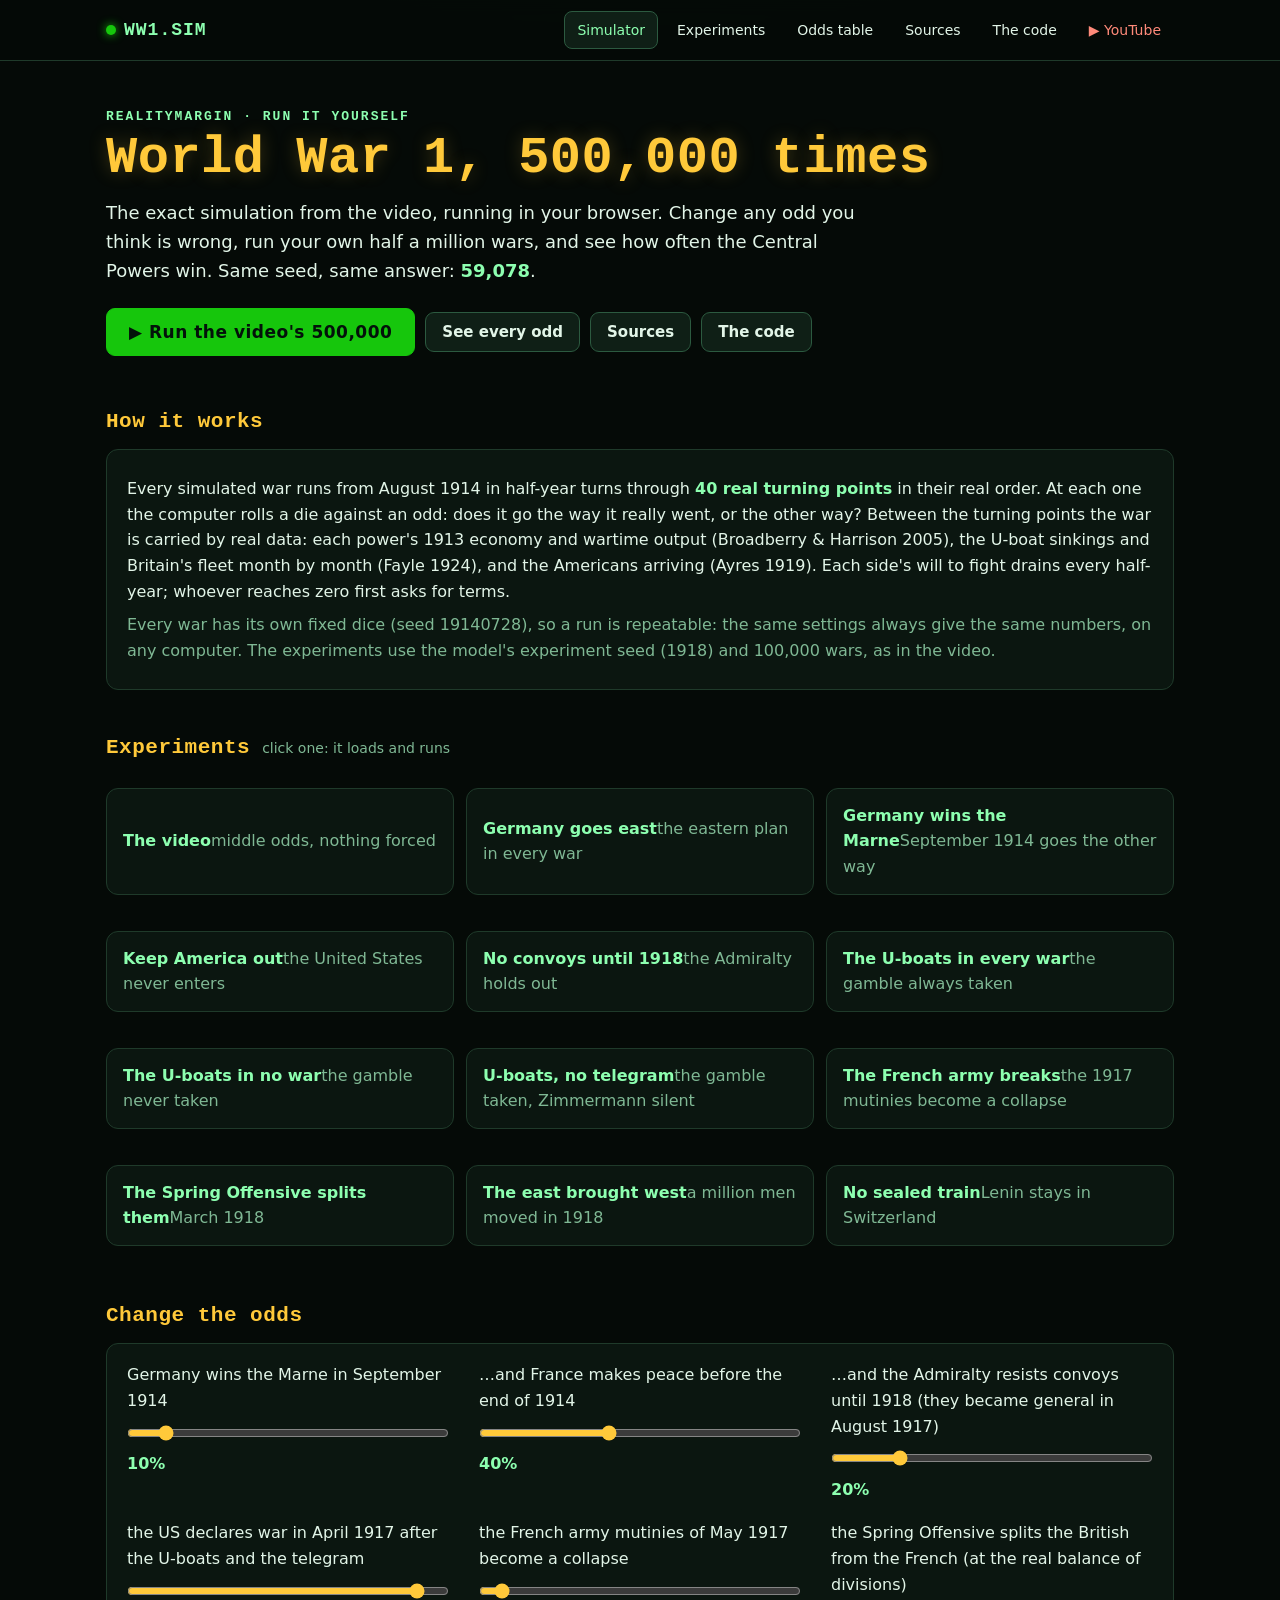
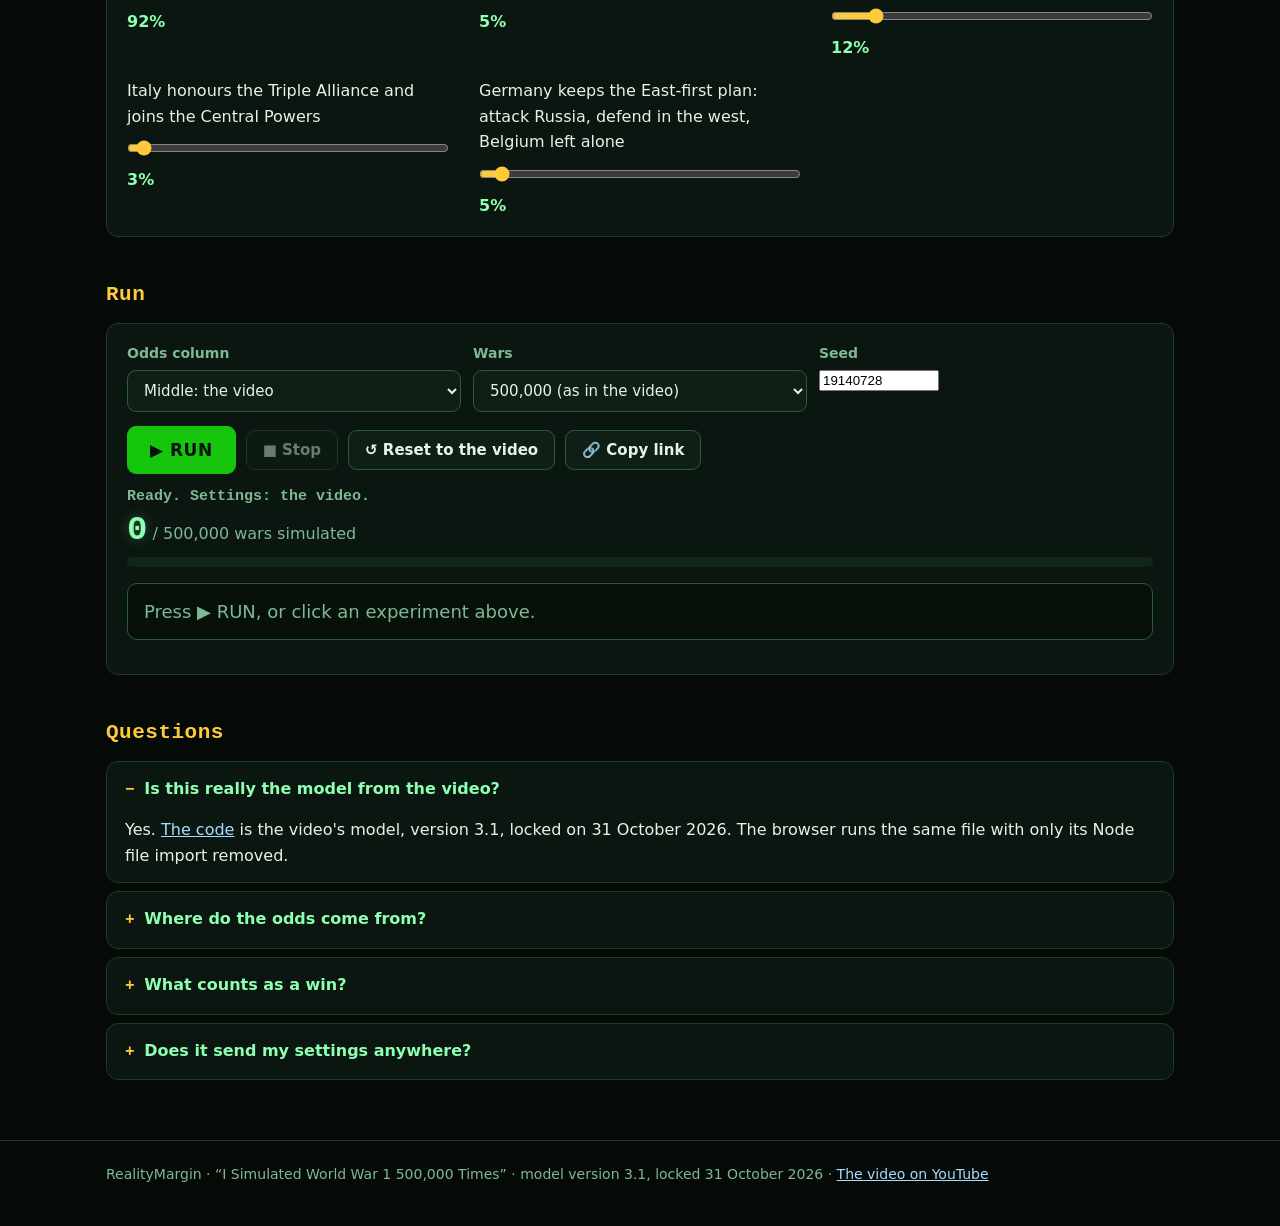
<file: index.html>
<!doctype html>
<html lang="en"><head><meta charset="utf-8"><meta name="viewport" content="width=device-width, initial-scale=1"><title>WW1 Simulator: run it 500,000 times yourself · RealityMargin</title>
<meta name="description" content="Run World War 1 500,000 times yourself. Change the odds of any turning point and see how often the Central Powers win. The exact model from the RealityMargin video."><meta name="theme-color" content="#050a07"><link rel="icon" href="data:image/svg+xml,%3Csvg xmlns='http://www.w3.org/2000/svg' viewBox='0 0 32 32'%3E%3Crect width='32' height='32' rx='6' fill='%23050a07'/%3E%3Cpath d='M6 22h20M10 22V12M16 22V7M22 22v-6' stroke='%238dffb0' stroke-width='3' stroke-linecap='round'/%3E%3C/svg%3E"><link rel="stylesheet" href="site.css"></head><body>
<header class="nav"><div class="wrap navin"><a class="brand" href="index.html"><span class="dot"></span>WW1.SIM</a><nav><a class="navbtn on" href="index.html">Simulator</a><a class="navbtn" href="index.html#experiments">Experiments</a><a class="navbtn" href="odds.html">Odds table</a><a class="navbtn" href="sources.html">Sources</a><a class="navbtn" href="code.html">The code</a><a class="navbtn yt" href="https://www.youtube.com/@realitymargin" target="_blank" rel="noopener">▶ YouTube</a></nav></div></header>
<main class="wrap">
<section class="hero"><p class="kicker">REALITYMARGIN · RUN IT YOURSELF</p><h1>World War 1, 500,000 times</h1><p class="lead">The exact simulation from the video, running in your browser. Change any odd you think is wrong, run your own half a million wars, and see how often the Central Powers win. Same seed, same answer: <b>59,078</b>.</p>
<div class="row"><button class="btn primary big" id="heroRun">▶ Run the video's 500,000</button><a class="btn" href="odds.html">See every odd</a><a class="btn" href="sources.html">Sources</a><a class="btn" href="code.html">The code</a></div></section>
<section id="how"><h2>How it works</h2><div class="card"><p>Every simulated war runs from August 1914 in half-year turns through <b>40 real turning points</b> in their real order. At each one the computer rolls a die against an odd: does it go the way it really went, or the other way? Between the turning points the war is carried by real data: each power's 1913 economy and wartime output (Broadberry &amp; Harrison 2005), the U-boat sinkings and Britain's fleet month by month (Fayle 1924), and the Americans arriving (Ayres 1919). Each side's will to fight drains every half-year; whoever reaches zero first asks for terms.</p><p class="muted">Every war has its own fixed dice (seed 19140728), so a run is repeatable: the same settings always give the same numbers, on any computer. The experiments use the model's experiment seed (1918) and 100,000 wars, as in the video.</p></div></section>
<section id="experiments"><h2>Experiments <span class="hint">click one: it loads and runs</span></h2><div class="cards" id="presets"></div></section>
<section id="sim"><h2>Change the odds</h2><div class="card grid" id="sliders"></div>
<h2>Run</h2><div class="card" id="runcard"><div class="controls"><label>Odds column<select id="col"><option value="against">Against the Central Powers</option><option value="mid" selected>Middle: the video</option><option value="for">For the Central Powers</option></select></label>
<label>Wars<select id="nw"><option value="500000" selected>500,000 (as in the video)</option><option value="100000">100,000 (quick)</option></select></label><label>Seed<input id="seed" value="19140728" inputmode="numeric" style="width:9em"></label></div>
<div class="row" style="margin-top:14px"><button class="btn primary big" id="run">▶ RUN</button><button class="btn" id="stop" disabled>■ Stop</button><button class="btn" id="reset">↺ Reset to the video</button><button class="btn" id="share">🔗 Copy link</button></div>
<p class="status" id="status" aria-live="polite">Ready. Settings: the video.</p><p class="countline"><span class="counter" id="count">0</span> <span class="muted" id="countOf">/ 500,000 wars simulated</span></p><div class="bar"><i id="bar"></i></div>
<div class="headline" id="headline" aria-live="polite"><span class="muted">Press ▶ RUN, or click an experiment above.</span></div><div class="res" id="res"></div></div></section>
<section id="faq"><h2>Questions</h2><div class="faq">
<details open><summary>Is this really the model from the video?</summary><p>Yes. <a href="code.html">The code</a> is the video's model, version 3.1, locked on 31 October 2026. The browser runs the same file with only its Node file import removed.</p></details>
<details><summary>Where do the odds come from?</summary><p>They are judgements, written down openly with their reasons and sources on the <a href="sources.html">sources page</a>. The three columns follow historians who think the odds were against the Central Powers, the middle (the video), and those who think they were better.</p></details>
<details><summary>What counts as a win?</summary><p>The Central Powers win when the Western Allies are forced to ask for terms. If both sides are exhausted, the war ends in a compromise peace; some wars are still going in 1920.</p></details>
<details><summary>Does it send my settings anywhere?</summary><p>No. Everything runs in your browser. The page counts visits and RUN presses with GoatCounter, which uses no cookies and collects no personal data; your settings and results are never sent. A shared link only carries the settings themselves.</p></details></div></section>
</main>
<footer class="foot"><div class="wrap">RealityMargin · “I Simulated World War 1 500,000 Times” · model version 3.1, locked 31 October 2026 · <a href="https://www.youtube.com/@realitymargin" target="_blank" rel="noopener">The video on YouTube</a></div></footer>
<div id="toast" role="status"></div>
<script src="sim_web.js"></script>
<script>window.W1PRESETS = [["The video","middle odds, nothing forced",{},19140728,500000],["Germany goes east","the eastern plan in every war",{"eastFirst":true},1918,100000],["Germany wins the Marne","September 1914 goes the other way",{"marne":true},1918,100000],["Keep America out","the United States never enters",{"usEnters":false},1918,100000],["No convoys until 1918","the Admiralty holds out",{"convoyLate":true},1918,100000],["The U-boats in every war","the gamble always taken",{"usw":true},1918,100000],["The U-boats in no war","the gamble never taken",{"usw":false},1918,100000],["U-boats, no telegram","the gamble taken, Zimmermann silent",{"usw":true,"telegram":false},1918,100000],["The French army breaks","the 1917 mutinies become a collapse",{"frMutiny":true},1918,100000],["The Spring Offensive splits them","March 1918",{"michael":true},1918,100000],["The east brought west","a million men moved in 1918",{"eastKept":false},1918,100000],["No sealed train","Lenin stays in Switzerland",{"lenin":false},1918,100000]]; window.W1SLIDE = ["marne","franceOut14","convoyLate","usEnters","frMutiny","michael","italyCP","eastFirst"]; window.W1ODDTXT = {"eastFirst":"Germany keeps the East-first plan: attack Russia, defend in the west, Belgium left alone","ukOut":"Britain stays out in August 1914 although Belgium is invaded","ukOutNoBelgium":"…Britain stays out at first when Belgium is NOT invaded","ukJoinsLater":"…per half-year: a neutral Britain comes in later","ruEastPrussia":"Russia wins in East Prussia in August 1914 (no Tannenberg)","marne":"Germany wins the Marne in September 1914","franceOut14":"…and France makes peace before the end of 1914","restMakePeace":"France knocked out: Britain and Russia make peace within the year","ypres":"Germany takes the Channel ports (Calais, Boulogne) in the autumn of 1914","ottomanIn":"the Ottoman Empire joins the Central Powers (November 1914)","italyCP":"Italy honours the Triple Alliance and joins the Central Powers","italyEntente":"…otherwise: Italy joins the Allies (May 1915)","gallipoli":"the Allies force the Dardanelles: Constantinople falls, the Ottomans are out","ruPeace15":"after the Great Retreat, Russia makes a separate peace in 1915","bulgariaIn":"Bulgaria joins the Central Powers (October 1915), Serbia overrun","verdun":"Verdun breaks the French army","jutland":"the High Seas Fleet wins decisively at Jutland and the blockade loosens","brusilov":"the Brusilov offensive knocks Austria-Hungary out of the war","romaniaIn":"Romania joins the Allies (August 1916)","peace1916":"December 1916: Germany's peace note and Wilson's call for terms lead to a negotiated peace","usw":"Germany resumes unrestricted submarine warfare (February 1917)","convoyLate":"…and the Admiralty resists convoys until 1918 (they became general in August 1917)","restAfterUK":"Britain driven to terms by the U-boats: France makes peace too","telegram":"Zimmermann sends the telegram to Mexico (January 1917)","usEnters":"the US declares war in April 1917 after the U-boats and the telegram","usEntersNoTel":"…after the U-boats, with no telegram","usEntersLate":"…with no unrestricted U-boat war: the US still enters, a year later","sixtus":"Austria-Hungary makes a separate peace (the Sixtus affair, 1917)","frMutiny":"the French army mutinies of May 1917 become a collapse","ruRevolution":"the February Revolution: the Tsar falls (March 1917)","lenin":"…Germany sends Lenin home through Germany in a sealed train (April 1917)","ruExitLenin":"…Russia leaves the war (Bolshevik coup, Brest-Litovsk), with Lenin back","ruExitNoLenin":"…Russia leaves the war anyway, without Lenin","ruExitNoRev":"…Russia leaves the war with the Tsar still in power","caporetto":"Caporetto knocks Italy out of the war (October 1917)","peace1917":"August 1917: the Pope's peace note and the Reichstag peace resolution lead to a negotiated peace","eastKept":"Germany keeps about 50 divisions (a million men) in the East in 1918 to hold Ukraine and the Baltic","michael":"the Spring Offensive splits the British from the French (at the real balance of divisions)","splitTerms":"…and the split Allies seek terms","compromise":"both sides near exhaustion: a negotiated peace"};</script>
<script src="app.js"></script>
<script data-goatcounter="https://realitymargin.goatcounter.com/count" async src="https://gc.zgo.at/count.js"></script>
</body></html>
</file>
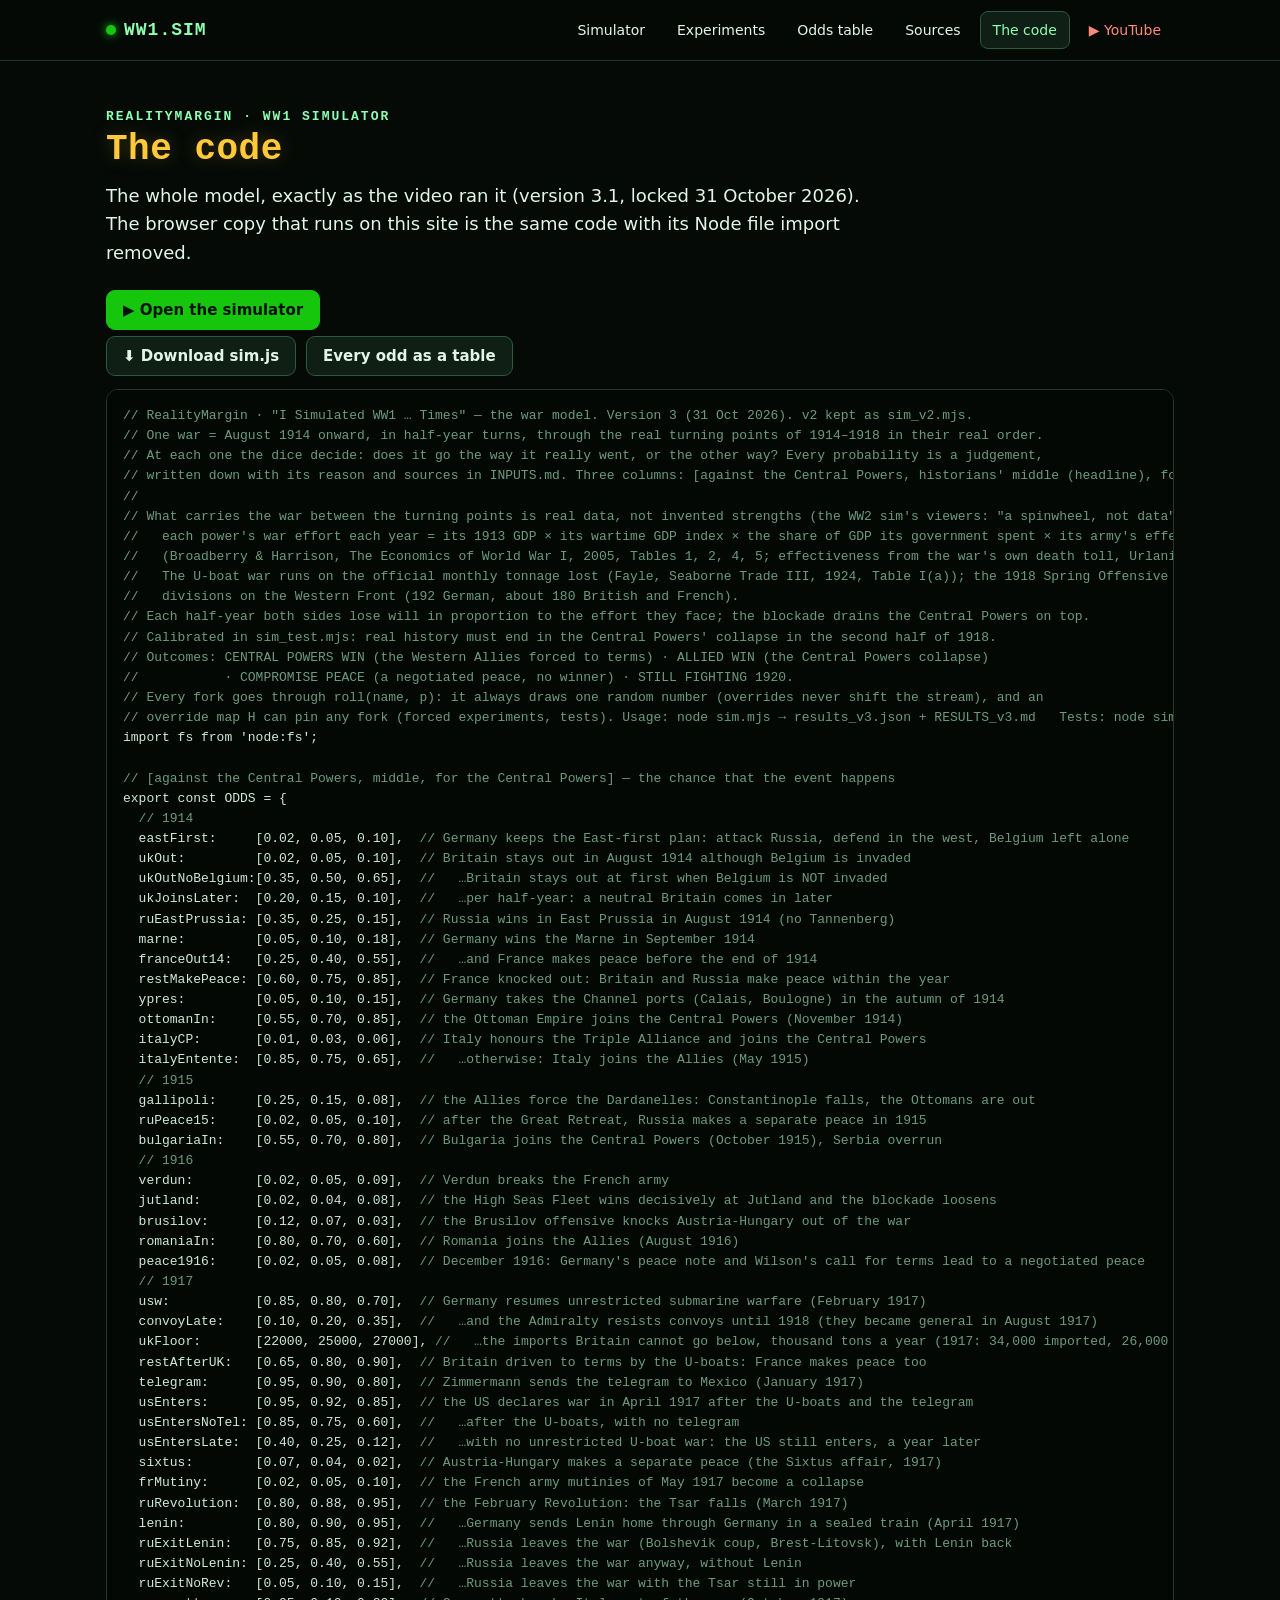
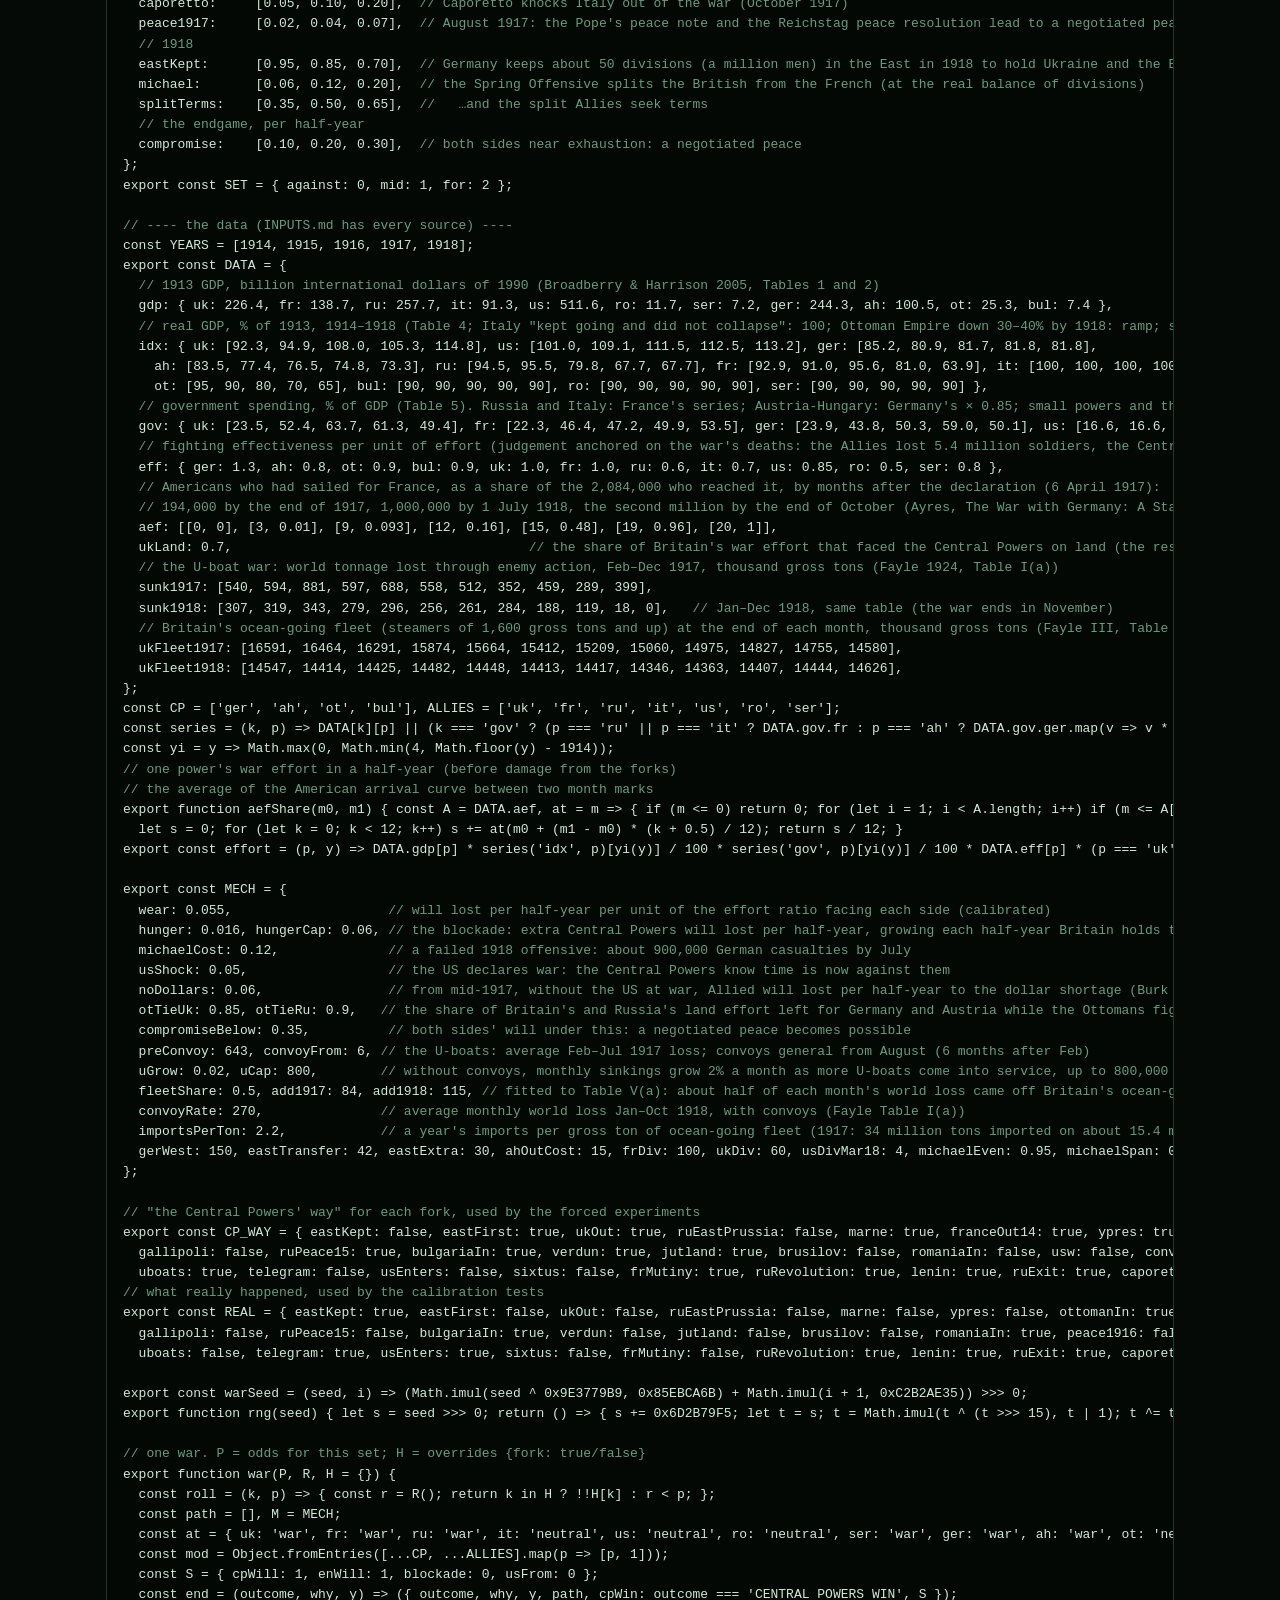
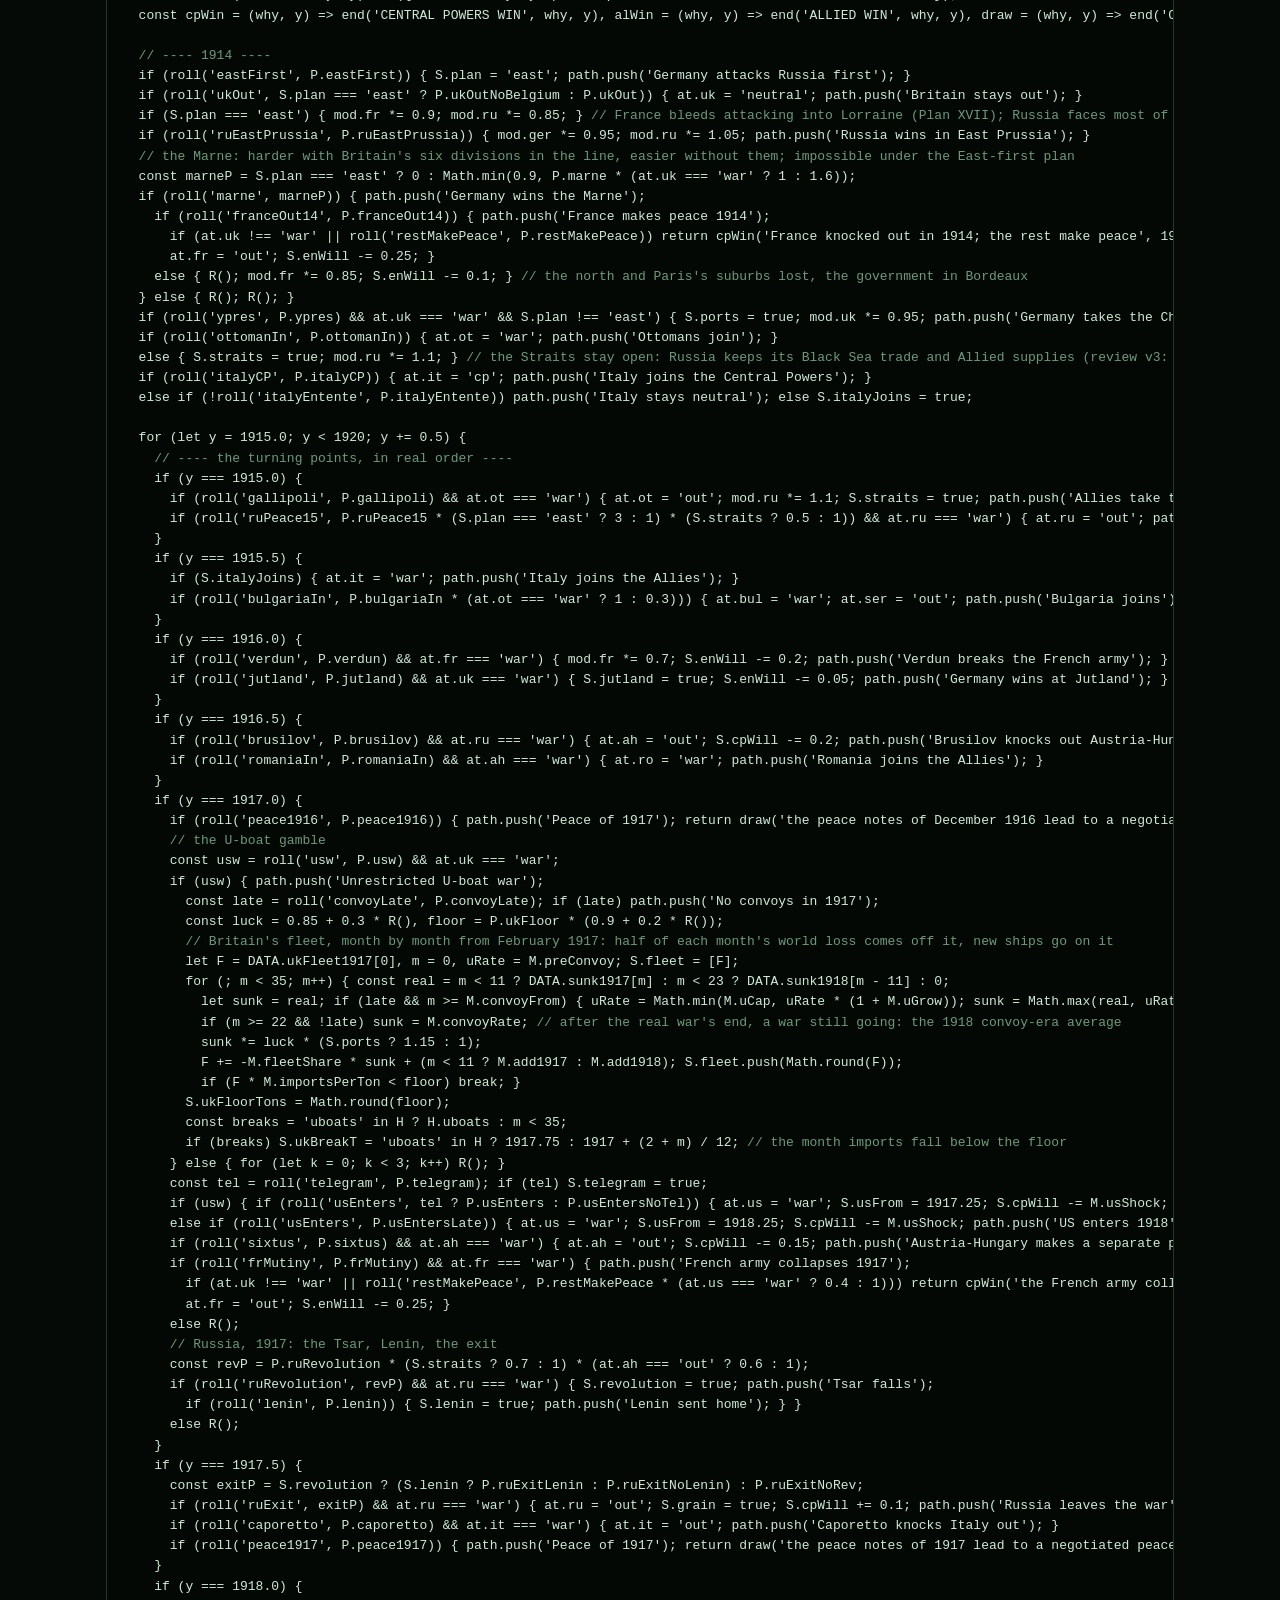
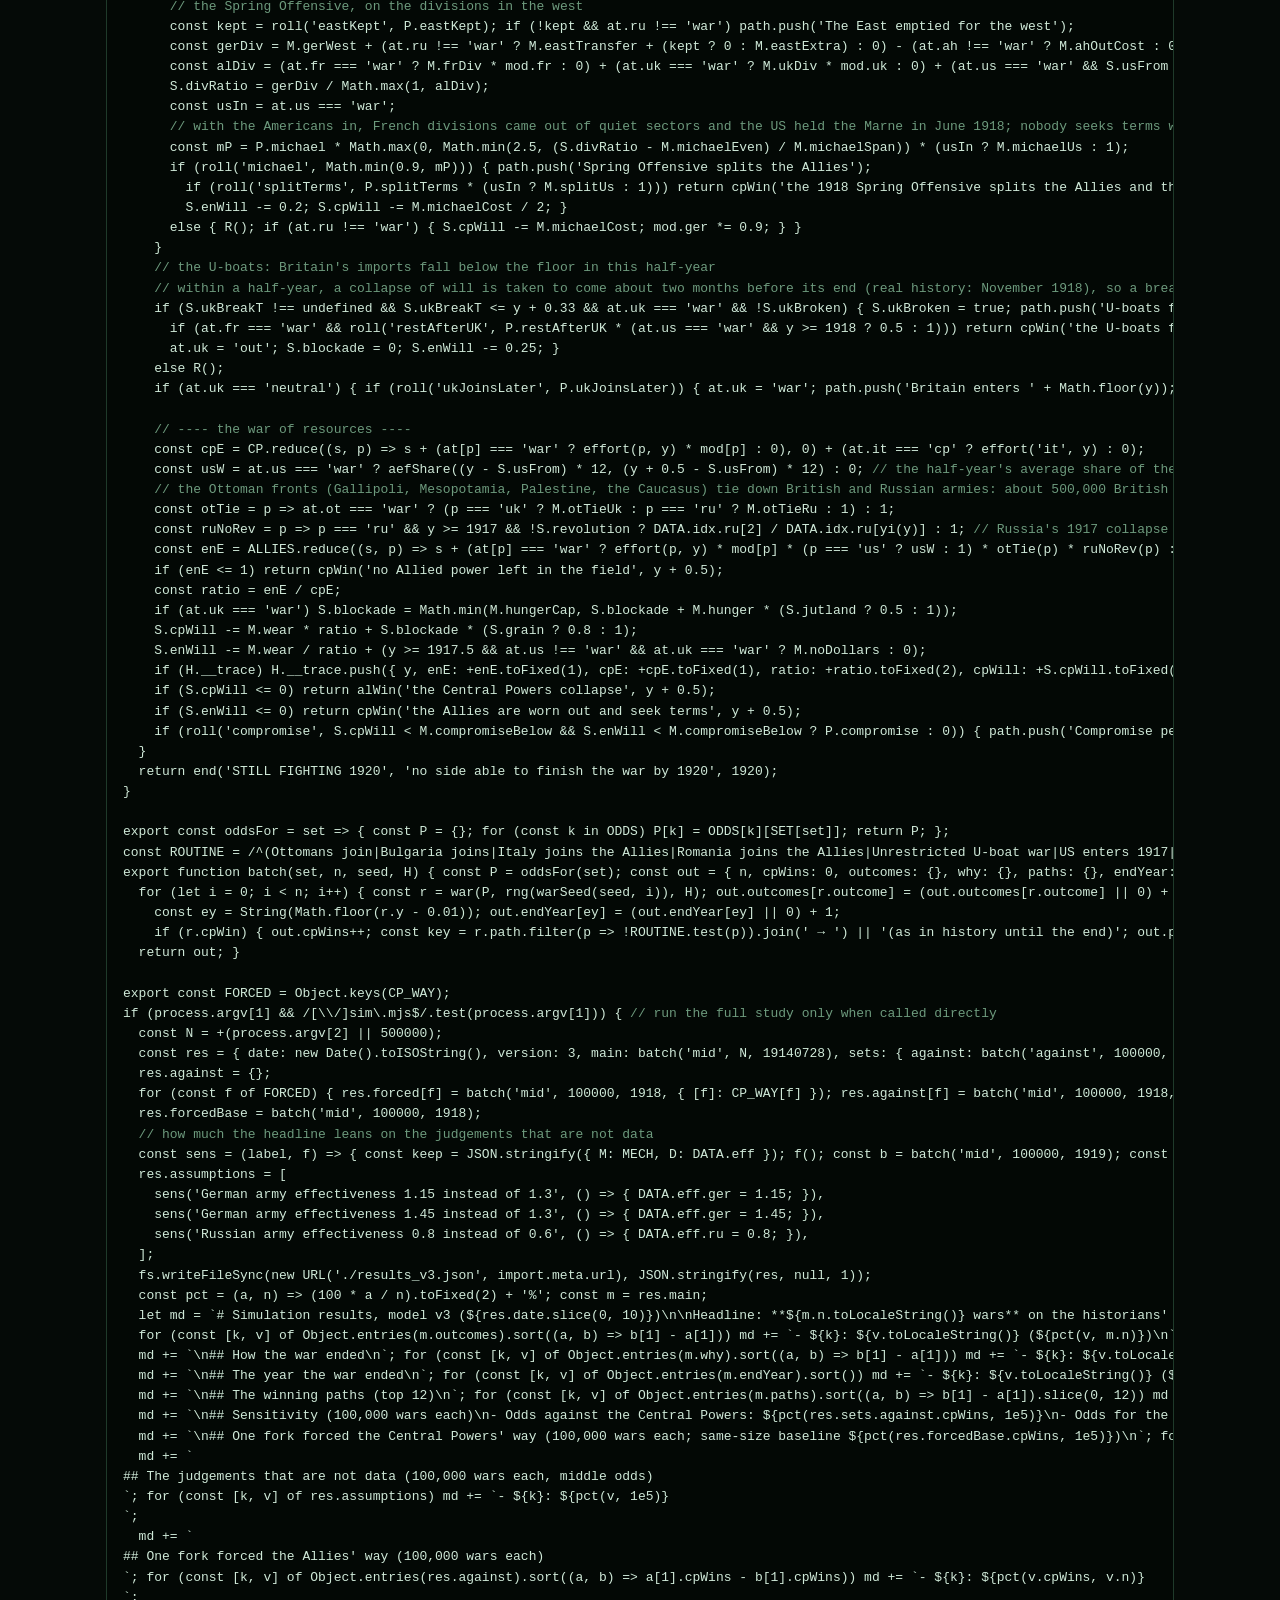
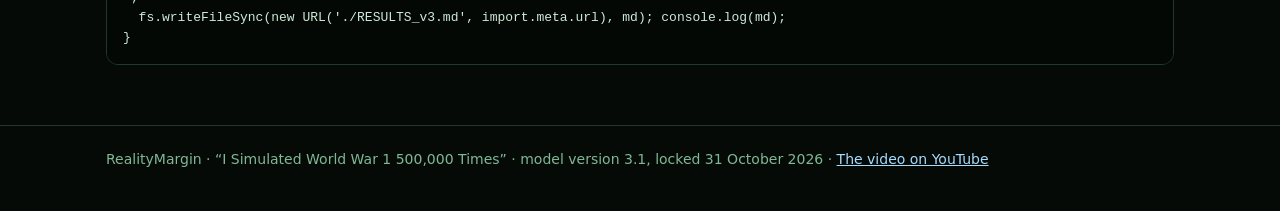
<file: code.html>
<!doctype html>
<html lang="en"><head><meta charset="utf-8"><meta name="viewport" content="width=device-width, initial-scale=1"><title>The code · WW1 Simulator · RealityMargin</title><meta name="theme-color" content="#050a07"><link rel="icon" href="data:image/svg+xml,%3Csvg xmlns='http://www.w3.org/2000/svg' viewBox='0 0 32 32'%3E%3Crect width='32' height='32' rx='6' fill='%23050a07'/%3E%3Cpath d='M6 22h20M10 22V12M16 22V7M22 22v-6' stroke='%238dffb0' stroke-width='3' stroke-linecap='round'/%3E%3C/svg%3E"><link rel="stylesheet" href="site.css"></head><body>
<header class="nav"><div class="wrap navin"><a class="brand" href="index.html"><span class="dot"></span>WW1.SIM</a><nav><a class="navbtn" href="index.html">Simulator</a><a class="navbtn" href="index.html#experiments">Experiments</a><a class="navbtn" href="odds.html">Odds table</a><a class="navbtn" href="sources.html">Sources</a><a class="navbtn on" href="code.html">The code</a><a class="navbtn yt" href="https://www.youtube.com/@realitymargin" target="_blank" rel="noopener">▶ YouTube</a></nav></div></header>
<main class="wrap doc"><section class="hero" style="padding-bottom:0"><p class="kicker">REALITYMARGIN · WW1 SIMULATOR</p><h1>The code</h1><p class="lead">The whole model, exactly as the video ran it (version 3.1, locked 31 October 2026). The browser copy that runs on this site is the same code with its Node file import removed.</p><div class="row"><a class="btn primary" href="index.html#sim">▶ Open the simulator</a></div></section>
<div class="row" style="margin:6px 0 12px"><a class="btn" href="sim.js" download>⬇ Download sim.js</a><a class="btn" href="odds.html">Every odd as a table</a></div><pre class="code"><span class="c">// RealityMargin · "I Simulated WW1 … Times" — the war model. Version 3 (31 Oct 2026). v2 kept as sim_v2.mjs.</span>
<span class="c">// One war = August 1914 onward, in half-year turns, through the real turning points of 1914–1918 in their real order.</span>
<span class="c">// At each one the dice decide: does it go the way it really went, or the other way? Every probability is a judgement,</span>
<span class="c">// written down with its reason and sources in INPUTS.md. Three columns: [against the Central Powers, historians' middle (headline), for them].</span>
<span class="c">//</span>
<span class="c">// What carries the war between the turning points is real data, not invented strengths (the WW2 sim's viewers: "a spinwheel, not data"):</span>
<span class="c">//   each power's war effort each year = its 1913 GDP × its wartime GDP index × the share of GDP its government spent × its army's effectiveness</span>
<span class="c">//   (Broadberry &amp; Harrison, The Economics of World War I, 2005, Tables 1, 2, 4, 5; effectiveness from the war's own death toll, Urlanis 1971).</span>
<span class="c">//   The U-boat war runs on the official monthly tonnage lost (Fayle, Seaborne Trade III, 1924, Table I(a)); the 1918 Spring Offensive on the</span>
<span class="c">//   divisions on the Western Front (192 German, about 180 British and French).</span>
<span class="c">// Each half-year both sides lose will in proportion to the effort they face; the blockade drains the Central Powers on top.</span>
<span class="c">// Calibrated in sim_test.mjs: real history must end in the Central Powers' collapse in the second half of 1918.</span>
<span class="c">// Outcomes: CENTRAL POWERS WIN (the Western Allies forced to terms) · ALLIED WIN (the Central Powers collapse)</span>
<span class="c">//           · COMPROMISE PEACE (a negotiated peace, no winner) · STILL FIGHTING 1920.</span>
<span class="c">// Every fork goes through roll(name, p): it always draws one random number (overrides never shift the stream), and an</span>
<span class="c">// override map H can pin any fork (forced experiments, tests). Usage: node sim.mjs → results_v3.json + RESULTS_v3.md   Tests: node sim_test.mjs</span>
import fs from 'node:fs';

<span class="c">// [against the Central Powers, middle, for the Central Powers] — the chance that the event happens</span>
export const ODDS = {
  <span class="c">// 1914</span>
  eastFirst:     [0.02, 0.05, 0.10],  <span class="c">// Germany keeps the East-first plan: attack Russia, defend in the west, Belgium left alone</span>
  ukOut:         [0.02, 0.05, 0.10],  <span class="c">// Britain stays out in August 1914 although Belgium is invaded</span>
  ukOutNoBelgium:[0.35, 0.50, 0.65],  <span class="c">//   …Britain stays out at first when Belgium is NOT invaded</span>
  ukJoinsLater:  [0.20, 0.15, 0.10],  <span class="c">//   …per half-year: a neutral Britain comes in later</span>
  ruEastPrussia: [0.35, 0.25, 0.15],  <span class="c">// Russia wins in East Prussia in August 1914 (no Tannenberg)</span>
  marne:         [0.05, 0.10, 0.18],  <span class="c">// Germany wins the Marne in September 1914</span>
  franceOut14:   [0.25, 0.40, 0.55],  <span class="c">//   …and France makes peace before the end of 1914</span>
  restMakePeace: [0.60, 0.75, 0.85],  <span class="c">// France knocked out: Britain and Russia make peace within the year</span>
  ypres:         [0.05, 0.10, 0.15],  <span class="c">// Germany takes the Channel ports (Calais, Boulogne) in the autumn of 1914</span>
  ottomanIn:     [0.55, 0.70, 0.85],  <span class="c">// the Ottoman Empire joins the Central Powers (November 1914)</span>
  italyCP:       [0.01, 0.03, 0.06],  <span class="c">// Italy honours the Triple Alliance and joins the Central Powers</span>
  italyEntente:  [0.85, 0.75, 0.65],  <span class="c">//   …otherwise: Italy joins the Allies (May 1915)</span>
  <span class="c">// 1915</span>
  gallipoli:     [0.25, 0.15, 0.08],  <span class="c">// the Allies force the Dardanelles: Constantinople falls, the Ottomans are out</span>
  ruPeace15:     [0.02, 0.05, 0.10],  <span class="c">// after the Great Retreat, Russia makes a separate peace in 1915</span>
  bulgariaIn:    [0.55, 0.70, 0.80],  <span class="c">// Bulgaria joins the Central Powers (October 1915), Serbia overrun</span>
  <span class="c">// 1916</span>
  verdun:        [0.02, 0.05, 0.09],  <span class="c">// Verdun breaks the French army</span>
  jutland:       [0.02, 0.04, 0.08],  <span class="c">// the High Seas Fleet wins decisively at Jutland and the blockade loosens</span>
  brusilov:      [0.12, 0.07, 0.03],  <span class="c">// the Brusilov offensive knocks Austria-Hungary out of the war</span>
  romaniaIn:     [0.80, 0.70, 0.60],  <span class="c">// Romania joins the Allies (August 1916)</span>
  peace1916:     [0.02, 0.05, 0.08],  <span class="c">// December 1916: Germany's peace note and Wilson's call for terms lead to a negotiated peace</span>
  <span class="c">// 1917</span>
  usw:           [0.85, 0.80, 0.70],  <span class="c">// Germany resumes unrestricted submarine warfare (February 1917)</span>
  convoyLate:    [0.10, 0.20, 0.35],  <span class="c">//   …and the Admiralty resists convoys until 1918 (they became general in August 1917)</span>
  ukFloor:       [22000, 25000, 27000], <span class="c">//   …the imports Britain cannot go below, thousand tons a year (1917: 34,000 imported, 26,000 of it food, munitions and ore; Fayle III), drawn ±10%</span>
  restAfterUK:   [0.65, 0.80, 0.90],  <span class="c">// Britain driven to terms by the U-boats: France makes peace too</span>
  telegram:      [0.95, 0.90, 0.80],  <span class="c">// Zimmermann sends the telegram to Mexico (January 1917)</span>
  usEnters:      [0.95, 0.92, 0.85],  <span class="c">// the US declares war in April 1917 after the U-boats and the telegram</span>
  usEntersNoTel: [0.85, 0.75, 0.60],  <span class="c">//   …after the U-boats, with no telegram</span>
  usEntersLate:  [0.40, 0.25, 0.12],  <span class="c">//   …with no unrestricted U-boat war: the US still enters, a year later</span>
  sixtus:        [0.07, 0.04, 0.02],  <span class="c">// Austria-Hungary makes a separate peace (the Sixtus affair, 1917)</span>
  frMutiny:      [0.02, 0.05, 0.10],  <span class="c">// the French army mutinies of May 1917 become a collapse</span>
  ruRevolution:  [0.80, 0.88, 0.95],  <span class="c">// the February Revolution: the Tsar falls (March 1917)</span>
  lenin:         [0.80, 0.90, 0.95],  <span class="c">//   …Germany sends Lenin home through Germany in a sealed train (April 1917)</span>
  ruExitLenin:   [0.75, 0.85, 0.92],  <span class="c">//   …Russia leaves the war (Bolshevik coup, Brest-Litovsk), with Lenin back</span>
  ruExitNoLenin: [0.25, 0.40, 0.55],  <span class="c">//   …Russia leaves the war anyway, without Lenin</span>
  ruExitNoRev:   [0.05, 0.10, 0.15],  <span class="c">//   …Russia leaves the war with the Tsar still in power</span>
  caporetto:     [0.05, 0.10, 0.20],  <span class="c">// Caporetto knocks Italy out of the war (October 1917)</span>
  peace1917:     [0.02, 0.04, 0.07],  <span class="c">// August 1917: the Pope's peace note and the Reichstag peace resolution lead to a negotiated peace</span>
  <span class="c">// 1918</span>
  eastKept:      [0.95, 0.85, 0.70],  <span class="c">// Germany keeps about 50 divisions (a million men) in the East in 1918 to hold Ukraine and the Baltic</span>
  michael:       [0.06, 0.12, 0.20],  <span class="c">// the Spring Offensive splits the British from the French (at the real balance of divisions)</span>
  splitTerms:    [0.35, 0.50, 0.65],  <span class="c">//   …and the split Allies seek terms</span>
  <span class="c">// the endgame, per half-year</span>
  compromise:    [0.10, 0.20, 0.30],  <span class="c">// both sides near exhaustion: a negotiated peace</span>
};
export const SET = { against: 0, mid: 1, for: 2 };

<span class="c">// ---- the data (INPUTS.md has every source) ----</span>
const YEARS = [1914, 1915, 1916, 1917, 1918];
export const DATA = {
  <span class="c">// 1913 GDP, billion international dollars of 1990 (Broadberry &amp; Harrison 2005, Tables 1 and 2)</span>
  gdp: { uk: 226.4, fr: 138.7, ru: 257.7, it: 91.3, us: 511.6, ro: 11.7, ser: 7.2, ger: 244.3, ah: 100.5, ot: 25.3, bul: 7.4 },
  <span class="c">// real GDP, % of 1913, 1914–1918 (Table 4; Italy "kept going and did not collapse": 100; Ottoman Empire down 30–40% by 1918: ramp; small states flat 90)</span>
  idx: { uk: [92.3, 94.9, 108.0, 105.3, 114.8], us: [101.0, 109.1, 111.5, 112.5, 113.2], ger: [85.2, 80.9, 81.7, 81.8, 81.8],
    ah: [83.5, 77.4, 76.5, 74.8, 73.3], ru: [94.5, 95.5, 79.8, 67.7, 67.7], fr: [92.9, 91.0, 95.6, 81.0, 63.9], it: [100, 100, 100, 100, 100],
    ot: [95, 90, 80, 70, 65], bul: [90, 90, 90, 90, 90], ro: [90, 90, 90, 90, 90], ser: [90, 90, 90, 90, 90] },
  <span class="c">// government spending, % of GDP (Table 5). Russia and Italy: France's series; Austria-Hungary: Germany's × 0.85; small powers and the Ottomans: 30</span>
  gov: { uk: [23.5, 52.4, 63.7, 61.3, 49.4], fr: [22.3, 46.4, 47.2, 49.9, 53.5], ger: [23.9, 43.8, 50.3, 59.0, 50.1], us: [16.6, 16.6, 16.6, 16.6, 16.6] },
  <span class="c">// fighting effectiveness per unit of effort (judgement anchored on the war's deaths: the Allies lost 5.4 million soldiers, the Central Powers 4.0 million, Urlanis 1971)</span>
  eff: { ger: 1.3, ah: 0.8, ot: 0.9, bul: 0.9, uk: 1.0, fr: 1.0, ru: 0.6, it: 0.7, us: 0.85, ro: 0.5, ser: 0.8 },
  <span class="c">// Americans who had sailed for France, as a share of the 2,084,000 who reached it, by months after the declaration (6 April 1917):</span>
  <span class="c">// 194,000 by the end of 1917, 1,000,000 by 1 July 1918, the second million by the end of October (Ayres, The War with Germany: A Statistical Summary, 1919)</span>
  aef: [[0, 0], [3, 0.01], [9, 0.093], [12, 0.16], [15, 0.48], [19, 0.96], [20, 1]],
  ukLand: 0.7,                                      <span class="c">// the share of Britain's war effort that faced the Central Powers on land (the rest: the Navy, the Empire's garrisons)</span>
  <span class="c">// the U-boat war: world tonnage lost through enemy action, Feb–Dec 1917, thousand gross tons (Fayle 1924, Table I(a))</span>
  sunk1917: [540, 594, 881, 597, 688, 558, 512, 352, 459, 289, 399],
  sunk1918: [307, 319, 343, 279, 296, 256, 261, 284, 188, 119, 18, 0],   <span class="c">// Jan–Dec 1918, same table (the war ends in November)</span>
  <span class="c">// Britain's ocean-going fleet (steamers of 1,600 gross tons and up) at the end of each month, thousand gross tons (Fayle III, Table V(a))</span>
  ukFleet1917: [16591, 16464, 16291, 15874, 15664, 15412, 15209, 15060, 14975, 14827, 14755, 14580],
  ukFleet1918: [14547, 14414, 14425, 14482, 14448, 14413, 14417, 14346, 14363, 14407, 14444, 14626],
};
const CP = ['ger', 'ah', 'ot', 'bul'], ALLIES = ['uk', 'fr', 'ru', 'it', 'us', 'ro', 'ser'];
const series = (k, p) =&gt; DATA[k][p] || (k === 'gov' ? (p === 'ru' || p === 'it' ? DATA.gov.fr : p === 'ah' ? DATA.gov.ger.map(v =&gt; v * 0.85) : [30, 30, 30, 30, 30]) : null);
const yi = y =&gt; Math.max(0, Math.min(4, Math.floor(y) - 1914));
<span class="c">// one power's war effort in a half-year (before damage from the forks)</span>
<span class="c">// the average of the American arrival curve between two month marks</span>
export function aefShare(m0, m1) { const A = DATA.aef, at = m =&gt; { if (m &lt;= 0) return 0; for (let i = 1; i &lt; A.length; i++) if (m &lt;= A[i][0]) return A[i - 1][1] + (A[i][1] - A[i - 1][1]) * (m - A[i - 1][0]) / (A[i][0] - A[i - 1][0]); return 1; };
  let s = 0; for (let k = 0; k &lt; 12; k++) s += at(m0 + (m1 - m0) * (k + 0.5) / 12); return s / 12; }
export const effort = (p, y) =&gt; DATA.gdp[p] * series('idx', p)[yi(y)] / 100 * series('gov', p)[yi(y)] / 100 * DATA.eff[p] * (p === 'uk' ? DATA.ukLand : 1);

export const MECH = {
  wear: 0.055,                    <span class="c">// will lost per half-year per unit of the effort ratio facing each side (calibrated)</span>
  hunger: 0.016, hungerCap: 0.06, <span class="c">// the blockade: extra Central Powers will lost per half-year, growing each half-year Britain holds the sea (calibrated)</span>
  michaelCost: 0.12,              <span class="c">// a failed 1918 offensive: about 900,000 German casualties by July</span>
  usShock: 0.05,                  <span class="c">// the US declares war: the Central Powers know time is now against them</span>
  noDollars: 0.06,                <span class="c">// from mid-1917, without the US at war, Allied will lost per half-year to the dollar shortage (Burk 1985)</span>
  otTieUk: 0.85, otTieRu: 0.9,   <span class="c">// the share of Britain's and Russia's land effort left for Germany and Austria while the Ottomans fight (judgement)</span>
  compromiseBelow: 0.35,          <span class="c">// both sides' will under this: a negotiated peace becomes possible</span>
  preConvoy: 643, convoyFrom: 6, <span class="c">// the U-boats: average Feb–Jul 1917 loss; convoys general from August (6 months after Feb)</span>
  uGrow: 0.02, uCap: 800,        <span class="c">// without convoys, monthly sinkings grow 2% a month as more U-boats come into service, up to 800,000 tons (judgement)</span>
  fleetShare: 0.5, add1917: 84, add1918: 115, <span class="c">// fitted to Table V(a): about half of each month's world loss came off Britain's ocean-going fleet; new ships and requisitions added 84 / 115 thousand tons a month</span>
  convoyRate: 270,               <span class="c">// average monthly world loss Jan–Oct 1918, with convoys (Fayle Table I(a))</span>
  importsPerTon: 2.2,            <span class="c">// a year's imports per gross ton of ocean-going fleet (1917: 34 million tons imported on about 15.4 million tons of ships)</span>
  gerWest: 150, eastTransfer: 42, eastExtra: 30, ahOutCost: 15, frDiv: 100, ukDiv: 60, usDivMar18: 4, michaelEven: 0.95, michaelSpan: 0.22, michaelUs: 0.75, splitUs: 0.4,
};

<span class="c">// "the Central Powers' way" for each fork, used by the forced experiments</span>
export const CP_WAY = { eastKept: false, eastFirst: true, ukOut: true, ruEastPrussia: false, marne: true, franceOut14: true, ypres: true, ottomanIn: true, italyCP: true,
  gallipoli: false, ruPeace15: true, bulgariaIn: true, verdun: true, jutland: true, brusilov: false, romaniaIn: false, usw: false, convoyLate: true,
  uboats: true, telegram: false, usEnters: false, sixtus: false, frMutiny: true, ruRevolution: true, lenin: true, ruExit: true, caporetto: true, michael: true, splitTerms: true };
<span class="c">// what really happened, used by the calibration tests</span>
export const REAL = { eastKept: true, eastFirst: false, ukOut: false, ruEastPrussia: false, marne: false, ypres: false, ottomanIn: true, italyCP: false, italyEntente: true,
  gallipoli: false, ruPeace15: false, bulgariaIn: true, verdun: false, jutland: false, brusilov: false, romaniaIn: true, peace1916: false, usw: true, convoyLate: false,
  uboats: false, telegram: true, usEnters: true, sixtus: false, frMutiny: false, ruRevolution: true, lenin: true, ruExit: true, caporetto: false, peace1917: false, michael: false };

export const warSeed = (seed, i) =&gt; (Math.imul(seed ^ 0x9E3779B9, 0x85EBCA6B) + Math.imul(i + 1, 0xC2B2AE35)) &gt;&gt;&gt; 0;
export function rng(seed) { let s = seed &gt;&gt;&gt; 0; return () =&gt; { s += 0x6D2B79F5; let t = s; t = Math.imul(t ^ (t &gt;&gt;&gt; 15), t | 1); t ^= t + Math.imul(t ^ (t &gt;&gt;&gt; 7), t | 61); return ((t ^ (t &gt;&gt;&gt; 14)) &gt;&gt;&gt; 0) / 4294967296; }; }

<span class="c">// one war. P = odds for this set; H = overrides {fork: true/false}</span>
export function war(P, R, H = {}) {
  const roll = (k, p) =&gt; { const r = R(); return k in H ? !!H[k] : r &lt; p; };
  const path = [], M = MECH;
  const at = { uk: 'war', fr: 'war', ru: 'war', it: 'neutral', us: 'neutral', ro: 'neutral', ser: 'war', ger: 'war', ah: 'war', ot: 'neutral', bul: 'neutral' };
  const mod = Object.fromEntries([...CP, ...ALLIES].map(p =&gt; [p, 1]));
  const S = { cpWill: 1, enWill: 1, blockade: 0, usFrom: 0 };
  const end = (outcome, why, y) =&gt; ({ outcome, why, y, path, cpWin: outcome === 'CENTRAL POWERS WIN', S });
  const cpWin = (why, y) =&gt; end('CENTRAL POWERS WIN', why, y), alWin = (why, y) =&gt; end('ALLIED WIN', why, y), draw = (why, y) =&gt; end('COMPROMISE PEACE', why, y);

  <span class="c">// ---- 1914 ----</span>
  if (roll('eastFirst', P.eastFirst)) { S.plan = 'east'; path.push('Germany attacks Russia first'); }
  if (roll('ukOut', S.plan === 'east' ? P.ukOutNoBelgium : P.ukOut)) { at.uk = 'neutral'; path.push('Britain stays out'); }
  if (S.plan === 'east') { mod.fr *= 0.9; mod.ru *= 0.85; } <span class="c">// France bleeds attacking into Lorraine (Plan XVII); Russia faces most of the German army</span>
  if (roll('ruEastPrussia', P.ruEastPrussia)) { mod.ger *= 0.95; mod.ru *= 1.05; path.push('Russia wins in East Prussia'); }
  <span class="c">// the Marne: harder with Britain's six divisions in the line, easier without them; impossible under the East-first plan</span>
  const marneP = S.plan === 'east' ? 0 : Math.min(0.9, P.marne * (at.uk === 'war' ? 1 : 1.6));
  if (roll('marne', marneP)) { path.push('Germany wins the Marne');
    if (roll('franceOut14', P.franceOut14)) { path.push('France makes peace 1914');
      if (at.uk !== 'war' || roll('restMakePeace', P.restMakePeace)) return cpWin('France knocked out in 1914; the rest make peace', 1915.0);
      at.fr = 'out'; S.enWill -= 0.25; }
    else { R(); mod.fr *= 0.85; S.enWill -= 0.1; } <span class="c">// the north and Paris's suburbs lost, the government in Bordeaux</span>
  } else { R(); R(); }
  if (roll('ypres', P.ypres) &amp;&amp; at.uk === 'war' &amp;&amp; S.plan !== 'east') { S.ports = true; mod.uk *= 0.95; path.push('Germany takes the Channel ports'); }
  if (roll('ottomanIn', P.ottomanIn)) { at.ot = 'war'; path.push('Ottomans join'); }
  else { S.straits = true; mod.ru *= 1.1; } <span class="c">// the Straits stay open: Russia keeps its Black Sea trade and Allied supplies (review v3: was missing)</span>
  if (roll('italyCP', P.italyCP)) { at.it = 'cp'; path.push('Italy joins the Central Powers'); }
  else if (!roll('italyEntente', P.italyEntente)) path.push('Italy stays neutral'); else S.italyJoins = true;

  for (let y = 1915.0; y &lt; 1920; y += 0.5) {
    <span class="c">// ---- the turning points, in real order ----</span>
    if (y === 1915.0) {
      if (roll('gallipoli', P.gallipoli) &amp;&amp; at.ot === 'war') { at.ot = 'out'; mod.ru *= 1.1; S.straits = true; path.push('Allies take the Dardanelles'); }
      if (roll('ruPeace15', P.ruPeace15 * (S.plan === 'east' ? 3 : 1) * (S.straits ? 0.5 : 1)) &amp;&amp; at.ru === 'war') { at.ru = 'out'; path.push('Russia makes peace 1915'); }
    }
    if (y === 1915.5) {
      if (S.italyJoins) { at.it = 'war'; path.push('Italy joins the Allies'); }
      if (roll('bulgariaIn', P.bulgariaIn * (at.ot === 'war' ? 1 : 0.3))) { at.bul = 'war'; at.ser = 'out'; path.push('Bulgaria joins'); }
    }
    if (y === 1916.0) {
      if (roll('verdun', P.verdun) &amp;&amp; at.fr === 'war') { mod.fr *= 0.7; S.enWill -= 0.2; path.push('Verdun breaks the French army'); }
      if (roll('jutland', P.jutland) &amp;&amp; at.uk === 'war') { S.jutland = true; S.enWill -= 0.05; path.push('Germany wins at Jutland'); }
    }
    if (y === 1916.5) {
      if (roll('brusilov', P.brusilov) &amp;&amp; at.ru === 'war') { at.ah = 'out'; S.cpWill -= 0.2; path.push('Brusilov knocks out Austria-Hungary'); }
      if (roll('romaniaIn', P.romaniaIn) &amp;&amp; at.ah === 'war') { at.ro = 'war'; path.push('Romania joins the Allies'); }
    }
    if (y === 1917.0) {
      if (roll('peace1916', P.peace1916)) { path.push('Peace of 1917'); return draw('the peace notes of December 1916 lead to a negotiated peace', 1917.0); }
      <span class="c">// the U-boat gamble</span>
      const usw = roll('usw', P.usw) &amp;&amp; at.uk === 'war';
      if (usw) { path.push('Unrestricted U-boat war');
        const late = roll('convoyLate', P.convoyLate); if (late) path.push('No convoys in 1917');
        const luck = 0.85 + 0.3 * R(), floor = P.ukFloor * (0.9 + 0.2 * R());
        <span class="c">// Britain's fleet, month by month from February 1917: half of each month's world loss comes off it, new ships go on it</span>
        let F = DATA.ukFleet1917[0], m = 0, uRate = M.preConvoy; S.fleet = [F];
        for (; m &lt; 35; m++) { const real = m &lt; 11 ? DATA.sunk1917[m] : m &lt; 23 ? DATA.sunk1918[m - 11] : 0;
          let sunk = real; if (late &amp;&amp; m &gt;= M.convoyFrom) { uRate = Math.min(M.uCap, uRate * (1 + M.uGrow)); sunk = Math.max(real, uRate); }
          if (m &gt;= 22 &amp;&amp; !late) sunk = M.convoyRate; <span class="c">// after the real war's end, a war still going: the 1918 convoy-era average</span>
          sunk *= luck * (S.ports ? 1.15 : 1);
          F += -M.fleetShare * sunk + (m &lt; 11 ? M.add1917 : M.add1918); S.fleet.push(Math.round(F));
          if (F * M.importsPerTon &lt; floor) break; }
        S.ukFloorTons = Math.round(floor);
        const breaks = 'uboats' in H ? H.uboats : m &lt; 35;
        if (breaks) S.ukBreakT = 'uboats' in H ? 1917.75 : 1917 + (2 + m) / 12; <span class="c">// the month imports fall below the floor</span>
      } else { for (let k = 0; k &lt; 3; k++) R(); }
      const tel = roll('telegram', P.telegram); if (tel) S.telegram = true;
      if (usw) { if (roll('usEnters', tel ? P.usEnters : P.usEntersNoTel)) { at.us = 'war'; S.usFrom = 1917.25; S.cpWill -= M.usShock; path.push('US enters 1917'); } else path.push('US stays out'); }
      else if (roll('usEnters', P.usEntersLate)) { at.us = 'war'; S.usFrom = 1918.25; S.cpWill -= M.usShock; path.push('US enters 1918'); } else path.push('US stays out');
      if (roll('sixtus', P.sixtus) &amp;&amp; at.ah === 'war') { at.ah = 'out'; S.cpWill -= 0.15; path.push('Austria-Hungary makes a separate peace'); }
      if (roll('frMutiny', P.frMutiny) &amp;&amp; at.fr === 'war') { path.push('French army collapses 1917');
        if (at.uk !== 'war' || roll('restMakePeace', P.restMakePeace * (at.us === 'war' ? 0.4 : 1))) return cpWin('the French army collapses in 1917; the Allies make peace', 1917.5);
        at.fr = 'out'; S.enWill -= 0.25; }
      else R();
      <span class="c">// Russia, 1917: the Tsar, Lenin, the exit</span>
      const revP = P.ruRevolution * (S.straits ? 0.7 : 1) * (at.ah === 'out' ? 0.6 : 1);
      if (roll('ruRevolution', revP) &amp;&amp; at.ru === 'war') { S.revolution = true; path.push('Tsar falls');
        if (roll('lenin', P.lenin)) { S.lenin = true; path.push('Lenin sent home'); } }
      else R();
    }
    if (y === 1917.5) {
      const exitP = S.revolution ? (S.lenin ? P.ruExitLenin : P.ruExitNoLenin) : P.ruExitNoRev;
      if (roll('ruExit', exitP) &amp;&amp; at.ru === 'war') { at.ru = 'out'; S.grain = true; S.cpWill += 0.1; path.push('Russia leaves the war'); }
      if (roll('caporetto', P.caporetto) &amp;&amp; at.it === 'war') { at.it = 'out'; path.push('Caporetto knocks Italy out'); }
      if (roll('peace1917', P.peace1917)) { path.push('Peace of 1917'); return draw('the peace notes of 1917 lead to a negotiated peace', 1918.0); }
    }
    if (y === 1918.0) {
      <span class="c">// the Spring Offensive, on the divisions in the west</span>
      const kept = roll('eastKept', P.eastKept); if (!kept &amp;&amp; at.ru !== 'war') path.push('The East emptied for the west');
      const gerDiv = M.gerWest + (at.ru !== 'war' ? M.eastTransfer + (kept ? 0 : M.eastExtra) : 0) - (at.ah !== 'war' ? M.ahOutCost : 0);
      const alDiv = (at.fr === 'war' ? M.frDiv * mod.fr : 0) + (at.uk === 'war' ? M.ukDiv * mod.uk : 0) + (at.us === 'war' &amp;&amp; S.usFrom &lt; 1918 ? M.usDivMar18 : 0);
      S.divRatio = gerDiv / Math.max(1, alDiv);
      const usIn = at.us === 'war';
      <span class="c">// with the Americans in, French divisions came out of quiet sectors and the US held the Marne in June 1918; nobody seeks terms with 10,000 Americans landing a day</span>
      const mP = P.michael * Math.max(0, Math.min(2.5, (S.divRatio - M.michaelEven) / M.michaelSpan)) * (usIn ? M.michaelUs : 1);
      if (roll('michael', Math.min(0.9, mP))) { path.push('Spring Offensive splits the Allies');
        if (roll('splitTerms', P.splitTerms * (usIn ? M.splitUs : 1))) return cpWin('the 1918 Spring Offensive splits the Allies and they seek terms', 1918.5);
        S.enWill -= 0.2; S.cpWill -= M.michaelCost / 2; }
      else { R(); if (at.ru !== 'war') { S.cpWill -= M.michaelCost; mod.ger *= 0.9; } }
    }
    <span class="c">// the U-boats: Britain's imports fall below the floor in this half-year</span>
    <span class="c">// within a half-year, a collapse of will is taken to come about two months before its end (real history: November 1918), so a break in the last two months waits for the next half-year</span>
    if (S.ukBreakT !== undefined &amp;&amp; S.ukBreakT &lt;= y + 0.33 &amp;&amp; at.uk === 'war' &amp;&amp; !S.ukBroken) { S.ukBroken = true; path.push('U-boats force Britain to terms');
      if (at.fr === 'war' &amp;&amp; roll('restAfterUK', P.restAfterUK * (at.us === 'war' &amp;&amp; y &gt;= 1918 ? 0.5 : 1))) return cpWin('the U-boats force Britain to terms, and France follows', y + 0.5);
      at.uk = 'out'; S.blockade = 0; S.enWill -= 0.25; }
    else R();
    if (at.uk === 'neutral') { if (roll('ukJoinsLater', P.ukJoinsLater)) { at.uk = 'war'; path.push('Britain enters ' + Math.floor(y)); } } else R();

    <span class="c">// ---- the war of resources ----</span>
    const cpE = CP.reduce((s, p) =&gt; s + (at[p] === 'war' ? effort(p, y) * mod[p] : 0), 0) + (at.it === 'cp' ? effort('it', y) : 0);
    const usW = at.us === 'war' ? aefShare((y - S.usFrom) * 12, (y + 0.5 - S.usFrom) * 12) : 0; <span class="c">// the half-year's average share of the army in France</span>
    <span class="c">// the Ottoman fronts (Gallipoli, Mesopotamia, Palestine, the Caucasus) tie down British and Russian armies: about 500,000 British Empire troops by 1918</span>
    const otTie = p =&gt; at.ot === 'war' ? (p === 'uk' ? M.otTieUk : p === 'ru' ? M.otTieRu : 1) : 1;
    const ruNoRev = p =&gt; p === 'ru' &amp;&amp; y &gt;= 1917 &amp;&amp; !S.revolution ? DATA.idx.ru[2] / DATA.idx.ru[yi(y)] : 1; <span class="c">// Russia's 1917 collapse in output came with the revolution; without it, its 1916 level</span>
    const enE = ALLIES.reduce((s, p) =&gt; s + (at[p] === 'war' ? effort(p, y) * mod[p] * (p === 'us' ? usW : 1) * otTie(p) * ruNoRev(p) : 0), 0);
    if (enE &lt;= 1) return cpWin('no Allied power left in the field', y + 0.5);
    const ratio = enE / cpE;
    if (at.uk === 'war') S.blockade = Math.min(M.hungerCap, S.blockade + M.hunger * (S.jutland ? 0.5 : 1));
    S.cpWill -= M.wear * ratio + S.blockade * (S.grain ? 0.8 : 1);
    S.enWill -= M.wear / ratio + (y &gt;= 1917.5 &amp;&amp; at.us !== 'war' &amp;&amp; at.uk === 'war' ? M.noDollars : 0);
    if (H.__trace) H.__trace.push({ y, enE: +enE.toFixed(1), cpE: +cpE.toFixed(1), ratio: +ratio.toFixed(2), cpWill: +S.cpWill.toFixed(2), enWill: +S.enWill.toFixed(2), blockade: +S.blockade.toFixed(3) });
    if (S.cpWill &lt;= 0) return alWin('the Central Powers collapse', y + 0.5);
    if (S.enWill &lt;= 0) return cpWin('the Allies are worn out and seek terms', y + 0.5);
    if (roll('compromise', S.cpWill &lt; M.compromiseBelow &amp;&amp; S.enWill &lt; M.compromiseBelow ? P.compromise : 0)) { path.push('Compromise peace'); return draw('both sides exhausted: a negotiated peace', y + 0.5); }
  }
  return end('STILL FIGHTING 1920', 'no side able to finish the war by 1920', 1920);
}

export const oddsFor = set =&gt; { const P = {}; for (const k in ODDS) P[k] = ODDS[k][SET[set]]; return P; };
const ROUTINE = /^(Ottomans join|Bulgaria joins|Italy joins the Allies|Romania joins the Allies|Unrestricted U-boat war|US enters 1917|Tsar falls|Lenin sent home|Russia leaves the war)$/;
export function batch(set, n, seed, H) { const P = oddsFor(set); const out = { n, cpWins: 0, outcomes: {}, why: {}, paths: {}, endYear: {} };
  for (let i = 0; i &lt; n; i++) { const r = war(P, rng(warSeed(seed, i)), H); out.outcomes[r.outcome] = (out.outcomes[r.outcome] || 0) + 1; out.why[r.why] = (out.why[r.why] || 0) + 1;
    const ey = String(Math.floor(r.y - 0.01)); out.endYear[ey] = (out.endYear[ey] || 0) + 1;
    if (r.cpWin) { out.cpWins++; const key = r.path.filter(p =&gt; !ROUTINE.test(p)).join(' → ') || '(as in history until the end)'; out.paths[key] = (out.paths[key] || 0) + 1; } }
  return out; }

export const FORCED = Object.keys(CP_WAY);
if (process.argv[1] &amp;&amp; /[\\/]sim\.mjs$/.test(process.argv[1])) { <span class="c">// run the full study only when called directly</span>
  const N = +(process.argv[2] || 500000);
  const res = { date: new Date().toISOString(), version: 3, main: batch('mid', N, 19140728), sets: { against: batch('against', 100000, 1), for: batch('for', 100000, 2) }, forced: {} };
  res.against = {};
  for (const f of FORCED) { res.forced[f] = batch('mid', 100000, 1918, { [f]: CP_WAY[f] }); res.against[f] = batch('mid', 100000, 1918, { [f]: !CP_WAY[f] }); }
  res.forcedBase = batch('mid', 100000, 1918);
  <span class="c">// how much the headline leans on the judgements that are not data</span>
  const sens = (label, f) =&gt; { const keep = JSON.stringify({ M: MECH, D: DATA.eff }); f(); const b = batch('mid', 100000, 1919); const k = JSON.parse(keep); Object.assign(MECH, k.M); Object.assign(DATA.eff, k.D); return [label, b.cpWins]; };
  res.assumptions = [
    sens('German army effectiveness 1.15 instead of 1.3', () =&gt; { DATA.eff.ger = 1.15; }),
    sens('German army effectiveness 1.45 instead of 1.3', () =&gt; { DATA.eff.ger = 1.45; }),
    sens('Russian army effectiveness 0.8 instead of 0.6', () =&gt; { DATA.eff.ru = 0.8; }),
  ];
  fs.writeFileSync(new URL('./results_v3.json', import.meta.url), JSON.stringify(res, null, 1));
  const pct = (a, n) =&gt; (100 * a / n).toFixed(2) + '%'; const m = res.main;
  let md = `# Simulation results, model v3 (${res.date.slice(0, 10)})\n\nHeadline: **${m.n.toLocaleString()} wars** on the historians' middle odds → **the Central Powers won ${m.cpWins.toLocaleString()} times (${pct(m.cpWins, m.n)})**.\n\n## Outcomes\n`;
  for (const [k, v] of Object.entries(m.outcomes).sort((a, b) =&gt; b[1] - a[1])) md += `- ${k}: ${v.toLocaleString()} (${pct(v, m.n)})\n`;
  md += `\n## How the war ended\n`; for (const [k, v] of Object.entries(m.why).sort((a, b) =&gt; b[1] - a[1])) md += `- ${k}: ${v.toLocaleString()} (${pct(v, m.n)})\n`;
  md += `\n## The year the war ended\n`; for (const [k, v] of Object.entries(m.endYear).sort()) md += `- ${k}: ${v.toLocaleString()} (${pct(v, m.n)})\n`;
  md += `\n## The winning paths (top 12)\n`; for (const [k, v] of Object.entries(m.paths).sort((a, b) =&gt; b[1] - a[1]).slice(0, 12)) md += `- ${v.toLocaleString()} (${pct(v, m.cpWins)} of wins): ${k}\n`;
  md += `\n## Sensitivity (100,000 wars each)\n- Odds against the Central Powers: ${pct(res.sets.against.cpWins, 1e5)}\n- Odds for the Central Powers: ${pct(res.sets.for.cpWins, 1e5)}\n`;
  md += `\n## One fork forced the Central Powers' way (100,000 wars each; same-size baseline ${pct(res.forcedBase.cpWins, 1e5)})\n`; for (const [k, v] of Object.entries(res.forced).sort((a, b) =&gt; b[1].cpWins - a[1].cpWins)) md += `- ${k}: ${pct(v.cpWins, v.n)}\n`;
  md += `
## The judgements that are not data (100,000 wars each, middle odds)
`; for (const [k, v] of res.assumptions) md += `- ${k}: ${pct(v, 1e5)}
`;
  md += `
## One fork forced the Allies' way (100,000 wars each)
`; for (const [k, v] of Object.entries(res.against).sort((a, b) =&gt; a[1].cpWins - b[1].cpWins)) md += `- ${k}: ${pct(v.cpWins, v.n)}
`;
  fs.writeFileSync(new URL('./RESULTS_v3.md', import.meta.url), md); console.log(md);
}
</pre></main>
<footer class="foot"><div class="wrap">RealityMargin · “I Simulated World War 1 500,000 Times” · model version 3.1, locked 31 October 2026 · <a href="https://www.youtube.com/@realitymargin" target="_blank" rel="noopener">The video on YouTube</a></div></footer>
<script data-goatcounter="https://realitymargin.goatcounter.com/count" async src="https://gc.zgo.at/count.js"></script>
</body></html>
</file>
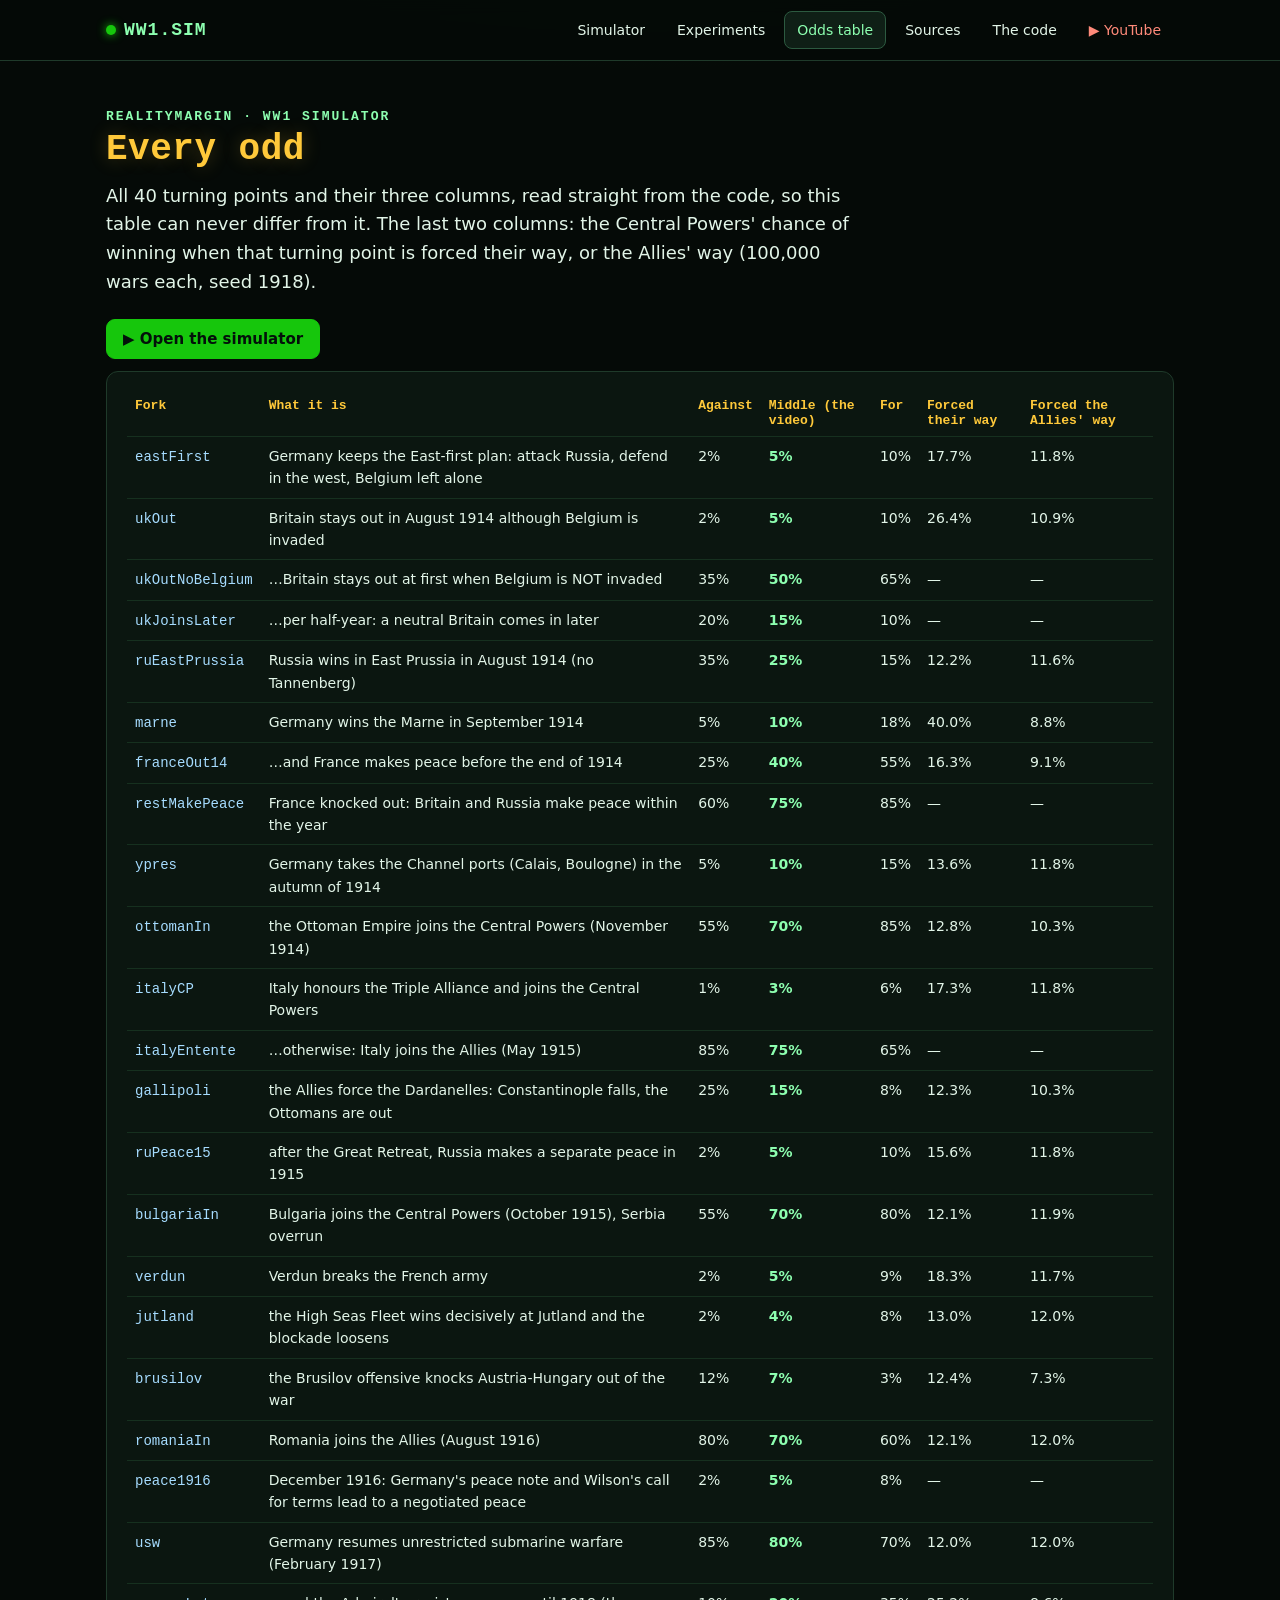
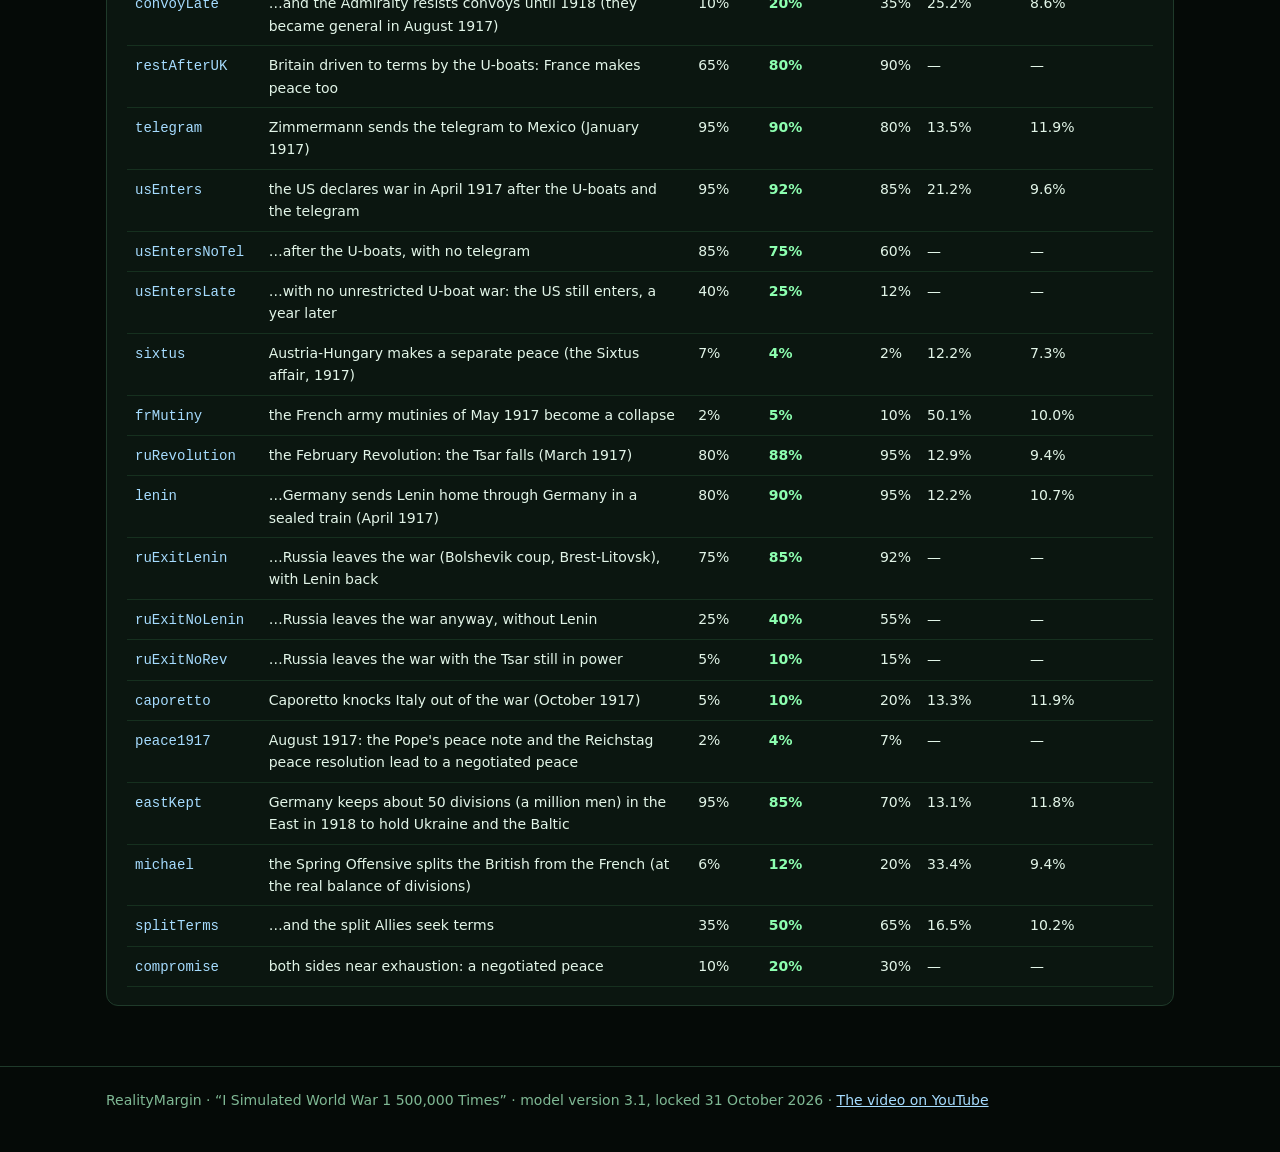
<file: odds.html>
<!doctype html>
<html lang="en"><head><meta charset="utf-8"><meta name="viewport" content="width=device-width, initial-scale=1"><title>Every odd · WW1 Simulator · RealityMargin</title><meta name="theme-color" content="#050a07"><link rel="icon" href="data:image/svg+xml,%3Csvg xmlns='http://www.w3.org/2000/svg' viewBox='0 0 32 32'%3E%3Crect width='32' height='32' rx='6' fill='%23050a07'/%3E%3Cpath d='M6 22h20M10 22V12M16 22V7M22 22v-6' stroke='%238dffb0' stroke-width='3' stroke-linecap='round'/%3E%3C/svg%3E"><link rel="stylesheet" href="site.css"></head><body>
<header class="nav"><div class="wrap navin"><a class="brand" href="index.html"><span class="dot"></span>WW1.SIM</a><nav><a class="navbtn" href="index.html">Simulator</a><a class="navbtn" href="index.html#experiments">Experiments</a><a class="navbtn on" href="odds.html">Odds table</a><a class="navbtn" href="sources.html">Sources</a><a class="navbtn" href="code.html">The code</a><a class="navbtn yt" href="https://www.youtube.com/@realitymargin" target="_blank" rel="noopener">▶ YouTube</a></nav></div></header>
<main class="wrap doc"><section class="hero" style="padding-bottom:0"><p class="kicker">REALITYMARGIN · WW1 SIMULATOR</p><h1>Every odd</h1><p class="lead">All 40 turning points and their three columns, read straight from the code, so this table can never differ from it. The last two columns: the Central Powers' chance of winning when that turning point is forced their way, or the Allies' way (100,000 wars each, seed 1918).</p><div class="row"><a class="btn primary" href="index.html#sim">▶ Open the simulator</a></div></section>
<div class="tablewrap card"><table><thead><tr><th>Fork</th><th>What it is</th><th>Against</th><th>Middle (the video)</th><th>For</th><th>Forced their way</th><th>Forced the Allies' way</th></tr></thead><tbody><tr><td><code>eastFirst</code></td><td>Germany keeps the East-first plan: attack Russia, defend in the west, Belgium left alone</td><td>2%</td><td><b>5%</b></td><td>10%</td><td>17.7%</td><td>11.8%</td></tr><tr><td><code>ukOut</code></td><td>Britain stays out in August 1914 although Belgium is invaded</td><td>2%</td><td><b>5%</b></td><td>10%</td><td>26.4%</td><td>10.9%</td></tr><tr><td><code>ukOutNoBelgium</code></td><td>…Britain stays out at first when Belgium is NOT invaded</td><td>35%</td><td><b>50%</b></td><td>65%</td><td>—</td><td>—</td></tr><tr><td><code>ukJoinsLater</code></td><td>…per half-year: a neutral Britain comes in later</td><td>20%</td><td><b>15%</b></td><td>10%</td><td>—</td><td>—</td></tr><tr><td><code>ruEastPrussia</code></td><td>Russia wins in East Prussia in August 1914 (no Tannenberg)</td><td>35%</td><td><b>25%</b></td><td>15%</td><td>12.2%</td><td>11.6%</td></tr><tr><td><code>marne</code></td><td>Germany wins the Marne in September 1914</td><td>5%</td><td><b>10%</b></td><td>18%</td><td>40.0%</td><td>8.8%</td></tr><tr><td><code>franceOut14</code></td><td>…and France makes peace before the end of 1914</td><td>25%</td><td><b>40%</b></td><td>55%</td><td>16.3%</td><td>9.1%</td></tr><tr><td><code>restMakePeace</code></td><td>France knocked out: Britain and Russia make peace within the year</td><td>60%</td><td><b>75%</b></td><td>85%</td><td>—</td><td>—</td></tr><tr><td><code>ypres</code></td><td>Germany takes the Channel ports (Calais, Boulogne) in the autumn of 1914</td><td>5%</td><td><b>10%</b></td><td>15%</td><td>13.6%</td><td>11.8%</td></tr><tr><td><code>ottomanIn</code></td><td>the Ottoman Empire joins the Central Powers (November 1914)</td><td>55%</td><td><b>70%</b></td><td>85%</td><td>12.8%</td><td>10.3%</td></tr><tr><td><code>italyCP</code></td><td>Italy honours the Triple Alliance and joins the Central Powers</td><td>1%</td><td><b>3%</b></td><td>6%</td><td>17.3%</td><td>11.8%</td></tr><tr><td><code>italyEntente</code></td><td>…otherwise: Italy joins the Allies (May 1915)</td><td>85%</td><td><b>75%</b></td><td>65%</td><td>—</td><td>—</td></tr><tr><td><code>gallipoli</code></td><td>the Allies force the Dardanelles: Constantinople falls, the Ottomans are out</td><td>25%</td><td><b>15%</b></td><td>8%</td><td>12.3%</td><td>10.3%</td></tr><tr><td><code>ruPeace15</code></td><td>after the Great Retreat, Russia makes a separate peace in 1915</td><td>2%</td><td><b>5%</b></td><td>10%</td><td>15.6%</td><td>11.8%</td></tr><tr><td><code>bulgariaIn</code></td><td>Bulgaria joins the Central Powers (October 1915), Serbia overrun</td><td>55%</td><td><b>70%</b></td><td>80%</td><td>12.1%</td><td>11.9%</td></tr><tr><td><code>verdun</code></td><td>Verdun breaks the French army</td><td>2%</td><td><b>5%</b></td><td>9%</td><td>18.3%</td><td>11.7%</td></tr><tr><td><code>jutland</code></td><td>the High Seas Fleet wins decisively at Jutland and the blockade loosens</td><td>2%</td><td><b>4%</b></td><td>8%</td><td>13.0%</td><td>12.0%</td></tr><tr><td><code>brusilov</code></td><td>the Brusilov offensive knocks Austria-Hungary out of the war</td><td>12%</td><td><b>7%</b></td><td>3%</td><td>12.4%</td><td>7.3%</td></tr><tr><td><code>romaniaIn</code></td><td>Romania joins the Allies (August 1916)</td><td>80%</td><td><b>70%</b></td><td>60%</td><td>12.1%</td><td>12.0%</td></tr><tr><td><code>peace1916</code></td><td>December 1916: Germany's peace note and Wilson's call for terms lead to a negotiated peace</td><td>2%</td><td><b>5%</b></td><td>8%</td><td>—</td><td>—</td></tr><tr><td><code>usw</code></td><td>Germany resumes unrestricted submarine warfare (February 1917)</td><td>85%</td><td><b>80%</b></td><td>70%</td><td>12.0%</td><td>12.0%</td></tr><tr><td><code>convoyLate</code></td><td>…and the Admiralty resists convoys until 1918 (they became general in August 1917)</td><td>10%</td><td><b>20%</b></td><td>35%</td><td>25.2%</td><td>8.6%</td></tr><tr><td><code>restAfterUK</code></td><td>Britain driven to terms by the U-boats: France makes peace too</td><td>65%</td><td><b>80%</b></td><td>90%</td><td>—</td><td>—</td></tr><tr><td><code>telegram</code></td><td>Zimmermann sends the telegram to Mexico (January 1917)</td><td>95%</td><td><b>90%</b></td><td>80%</td><td>13.5%</td><td>11.9%</td></tr><tr><td><code>usEnters</code></td><td>the US declares war in April 1917 after the U-boats and the telegram</td><td>95%</td><td><b>92%</b></td><td>85%</td><td>21.2%</td><td>9.6%</td></tr><tr><td><code>usEntersNoTel</code></td><td>…after the U-boats, with no telegram</td><td>85%</td><td><b>75%</b></td><td>60%</td><td>—</td><td>—</td></tr><tr><td><code>usEntersLate</code></td><td>…with no unrestricted U-boat war: the US still enters, a year later</td><td>40%</td><td><b>25%</b></td><td>12%</td><td>—</td><td>—</td></tr><tr><td><code>sixtus</code></td><td>Austria-Hungary makes a separate peace (the Sixtus affair, 1917)</td><td>7%</td><td><b>4%</b></td><td>2%</td><td>12.2%</td><td>7.3%</td></tr><tr><td><code>frMutiny</code></td><td>the French army mutinies of May 1917 become a collapse</td><td>2%</td><td><b>5%</b></td><td>10%</td><td>50.1%</td><td>10.0%</td></tr><tr><td><code>ruRevolution</code></td><td>the February Revolution: the Tsar falls (March 1917)</td><td>80%</td><td><b>88%</b></td><td>95%</td><td>12.9%</td><td>9.4%</td></tr><tr><td><code>lenin</code></td><td>…Germany sends Lenin home through Germany in a sealed train (April 1917)</td><td>80%</td><td><b>90%</b></td><td>95%</td><td>12.2%</td><td>10.7%</td></tr><tr><td><code>ruExitLenin</code></td><td>…Russia leaves the war (Bolshevik coup, Brest-Litovsk), with Lenin back</td><td>75%</td><td><b>85%</b></td><td>92%</td><td>—</td><td>—</td></tr><tr><td><code>ruExitNoLenin</code></td><td>…Russia leaves the war anyway, without Lenin</td><td>25%</td><td><b>40%</b></td><td>55%</td><td>—</td><td>—</td></tr><tr><td><code>ruExitNoRev</code></td><td>…Russia leaves the war with the Tsar still in power</td><td>5%</td><td><b>10%</b></td><td>15%</td><td>—</td><td>—</td></tr><tr><td><code>caporetto</code></td><td>Caporetto knocks Italy out of the war (October 1917)</td><td>5%</td><td><b>10%</b></td><td>20%</td><td>13.3%</td><td>11.9%</td></tr><tr><td><code>peace1917</code></td><td>August 1917: the Pope's peace note and the Reichstag peace resolution lead to a negotiated peace</td><td>2%</td><td><b>4%</b></td><td>7%</td><td>—</td><td>—</td></tr><tr><td><code>eastKept</code></td><td>Germany keeps about 50 divisions (a million men) in the East in 1918 to hold Ukraine and the Baltic</td><td>95%</td><td><b>85%</b></td><td>70%</td><td>13.1%</td><td>11.8%</td></tr><tr><td><code>michael</code></td><td>the Spring Offensive splits the British from the French (at the real balance of divisions)</td><td>6%</td><td><b>12%</b></td><td>20%</td><td>33.4%</td><td>9.4%</td></tr><tr><td><code>splitTerms</code></td><td>…and the split Allies seek terms</td><td>35%</td><td><b>50%</b></td><td>65%</td><td>16.5%</td><td>10.2%</td></tr><tr><td><code>compromise</code></td><td>both sides near exhaustion: a negotiated peace</td><td>10%</td><td><b>20%</b></td><td>30%</td><td>—</td><td>—</td></tr></tbody></table></div></main>
<footer class="foot"><div class="wrap">RealityMargin · “I Simulated World War 1 500,000 Times” · model version 3.1, locked 31 October 2026 · <a href="https://www.youtube.com/@realitymargin" target="_blank" rel="noopener">The video on YouTube</a></div></footer>
<script data-goatcounter="https://realitymargin.goatcounter.com/count" async src="https://gc.zgo.at/count.js"></script>
</body></html>
</file>
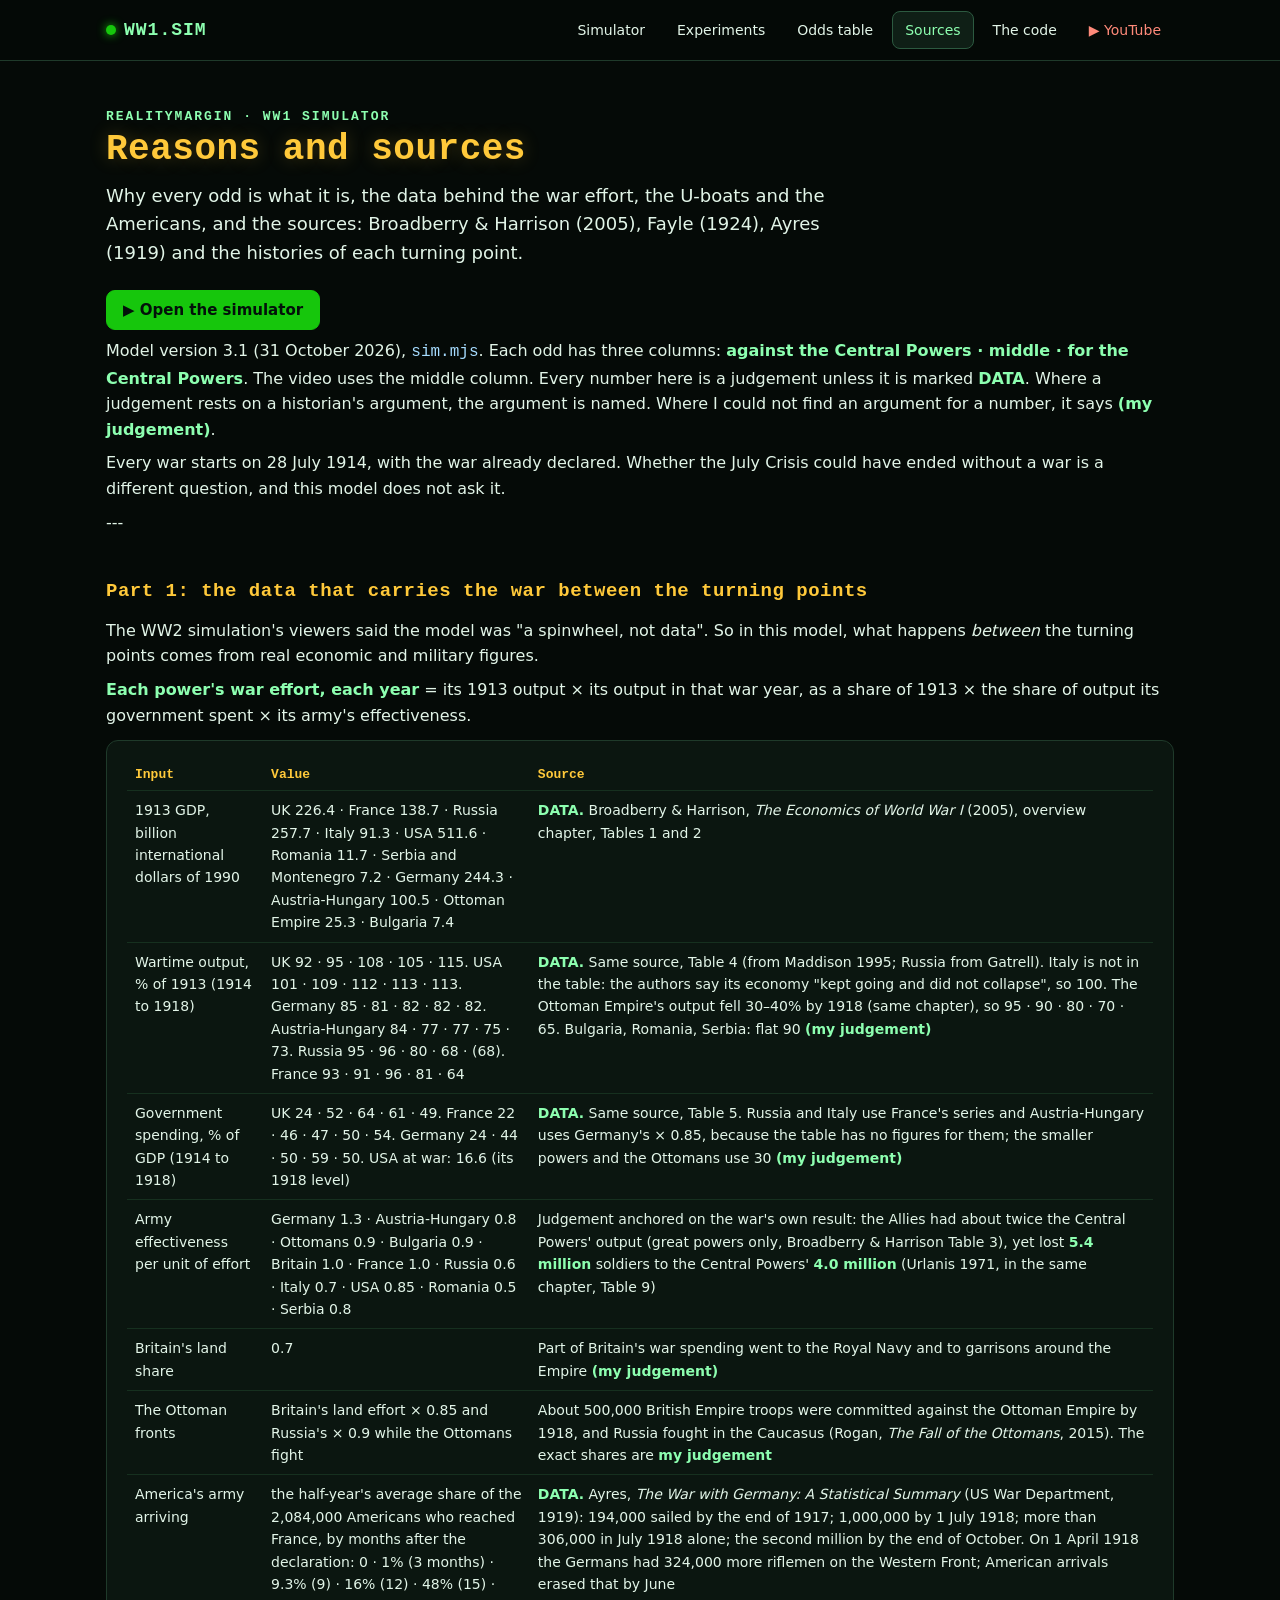
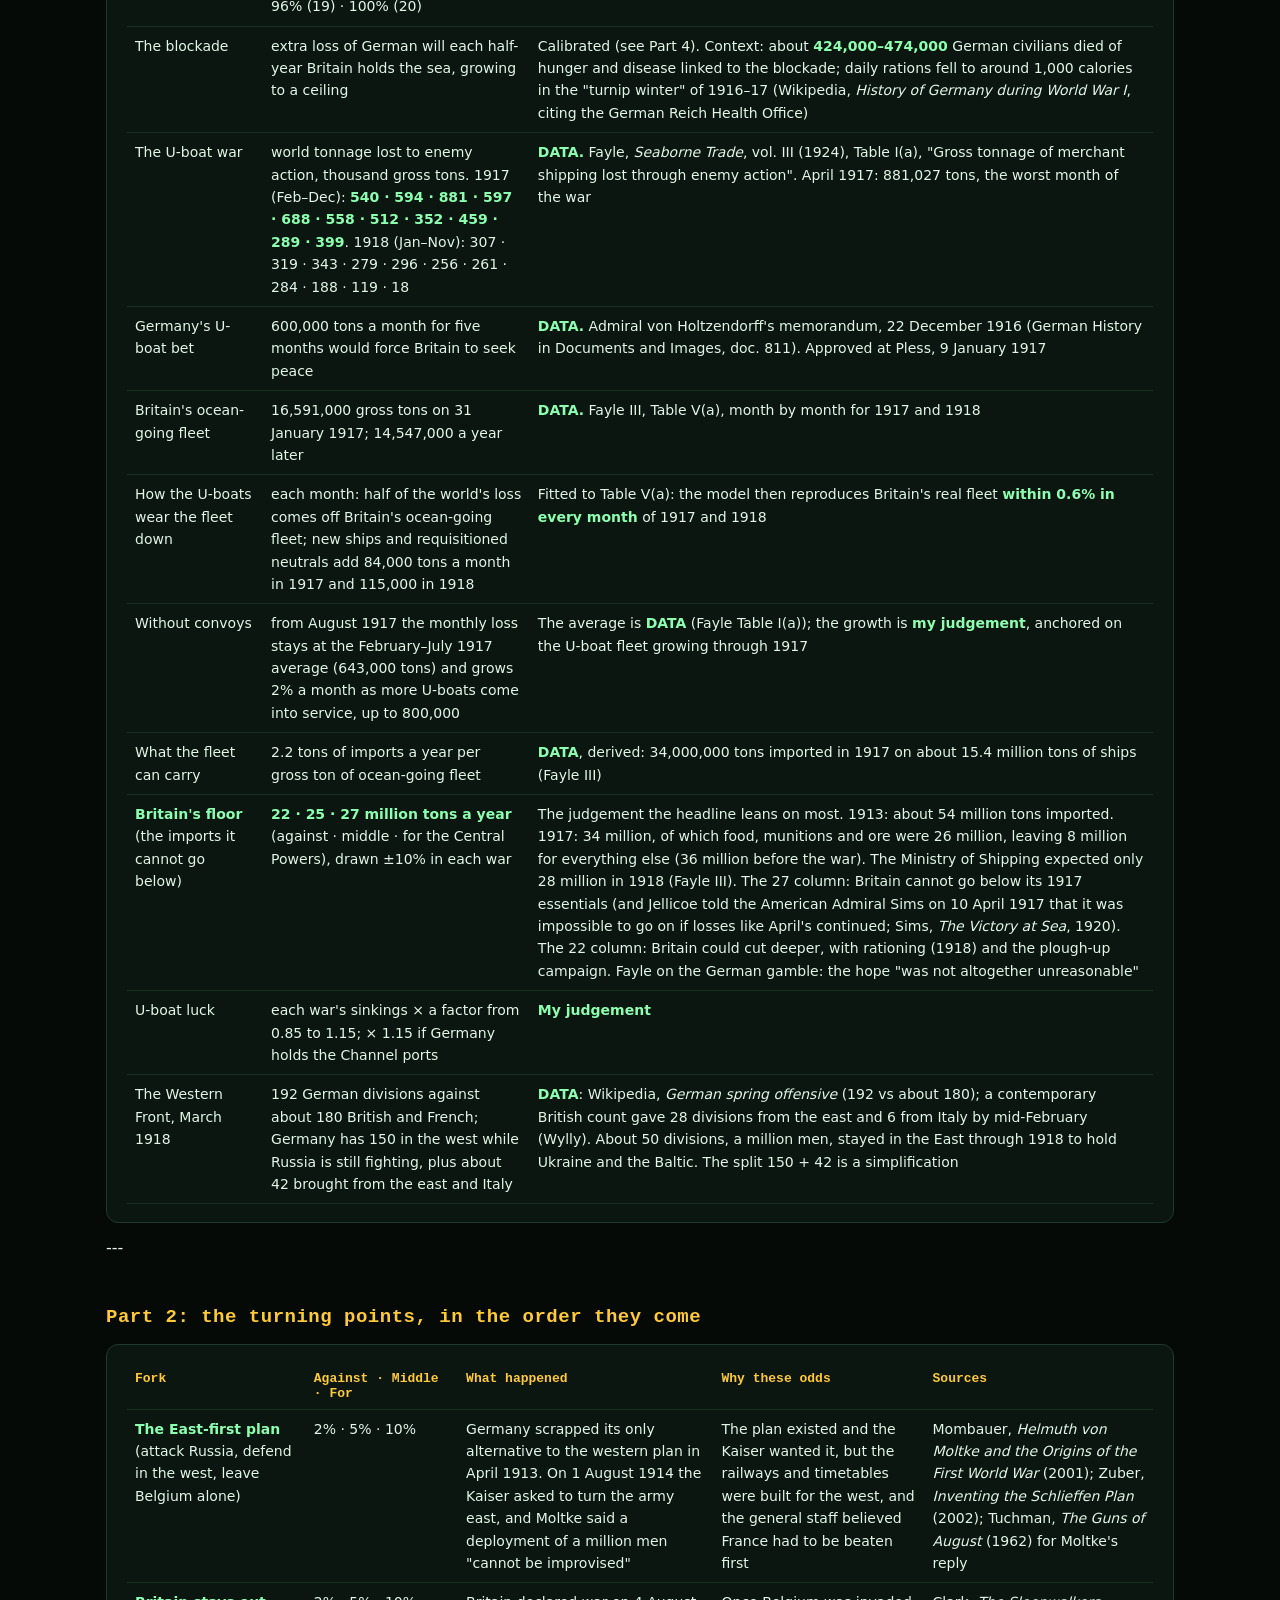
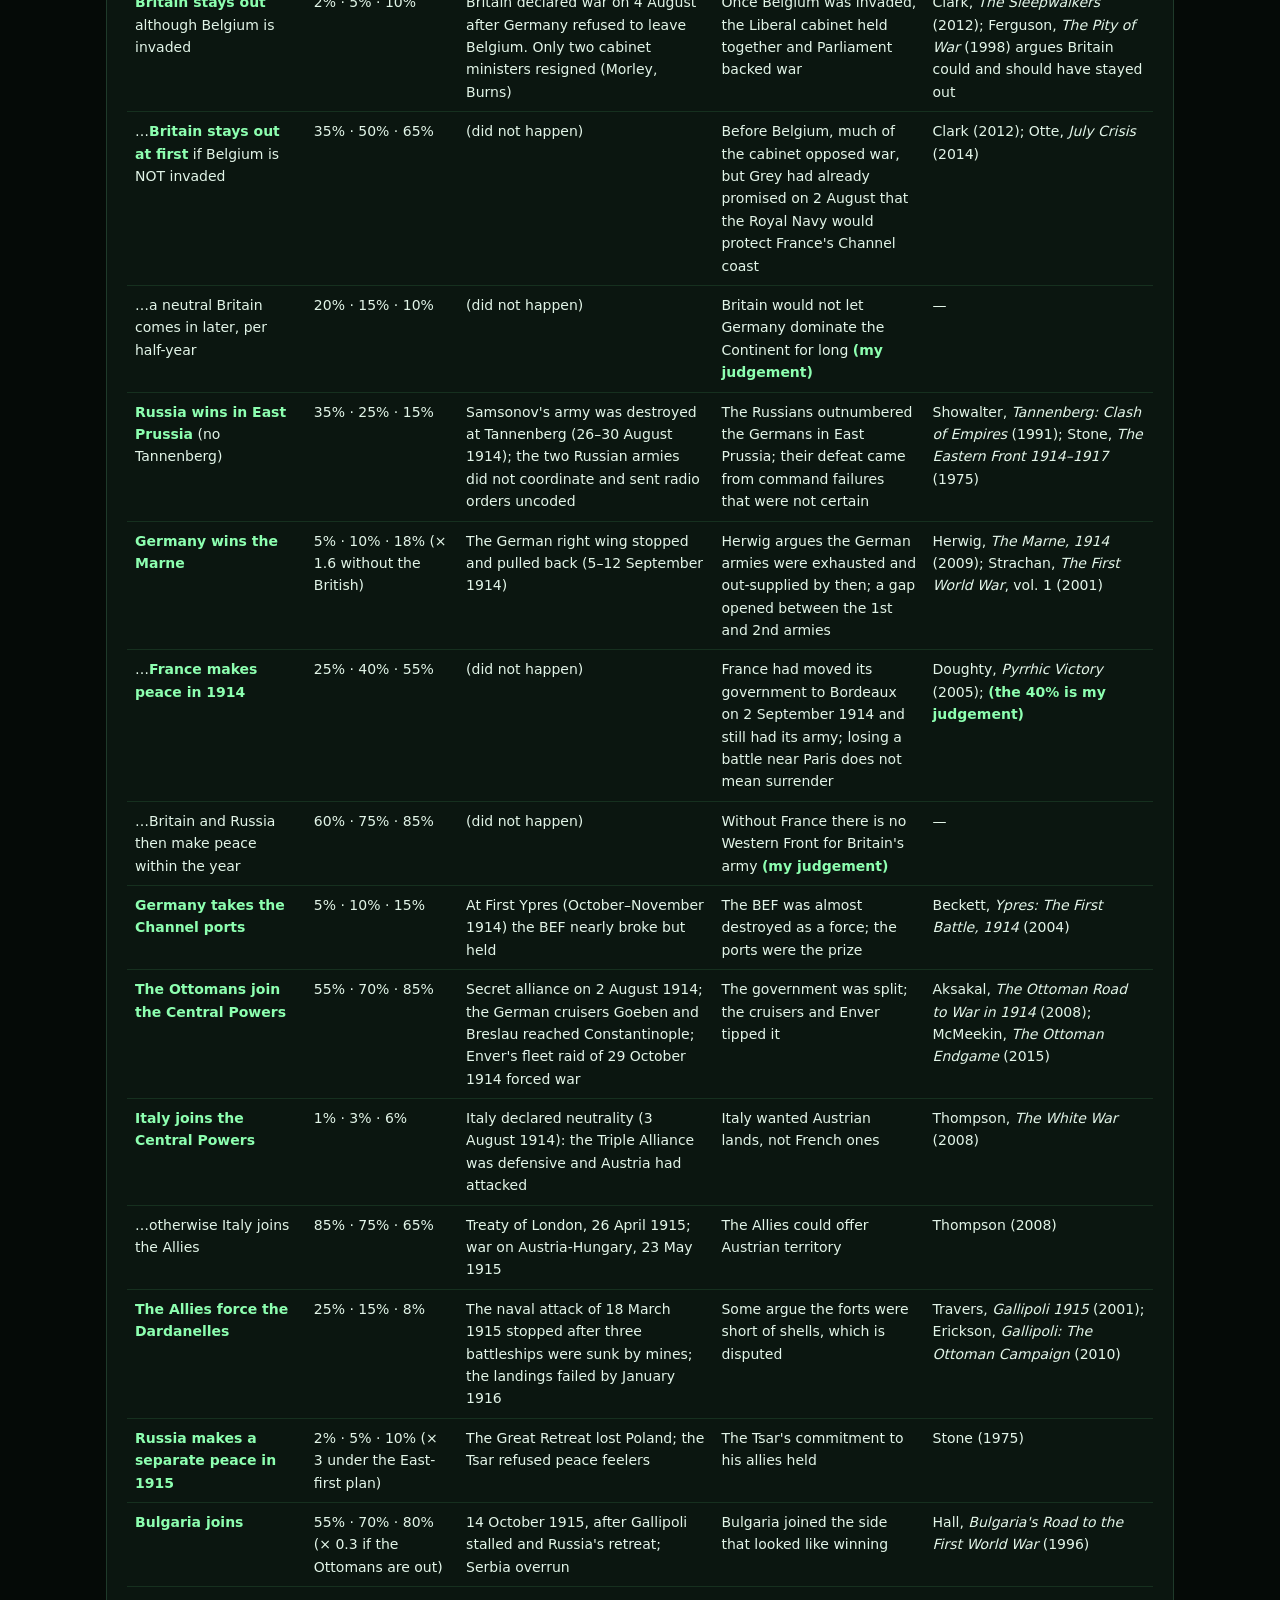
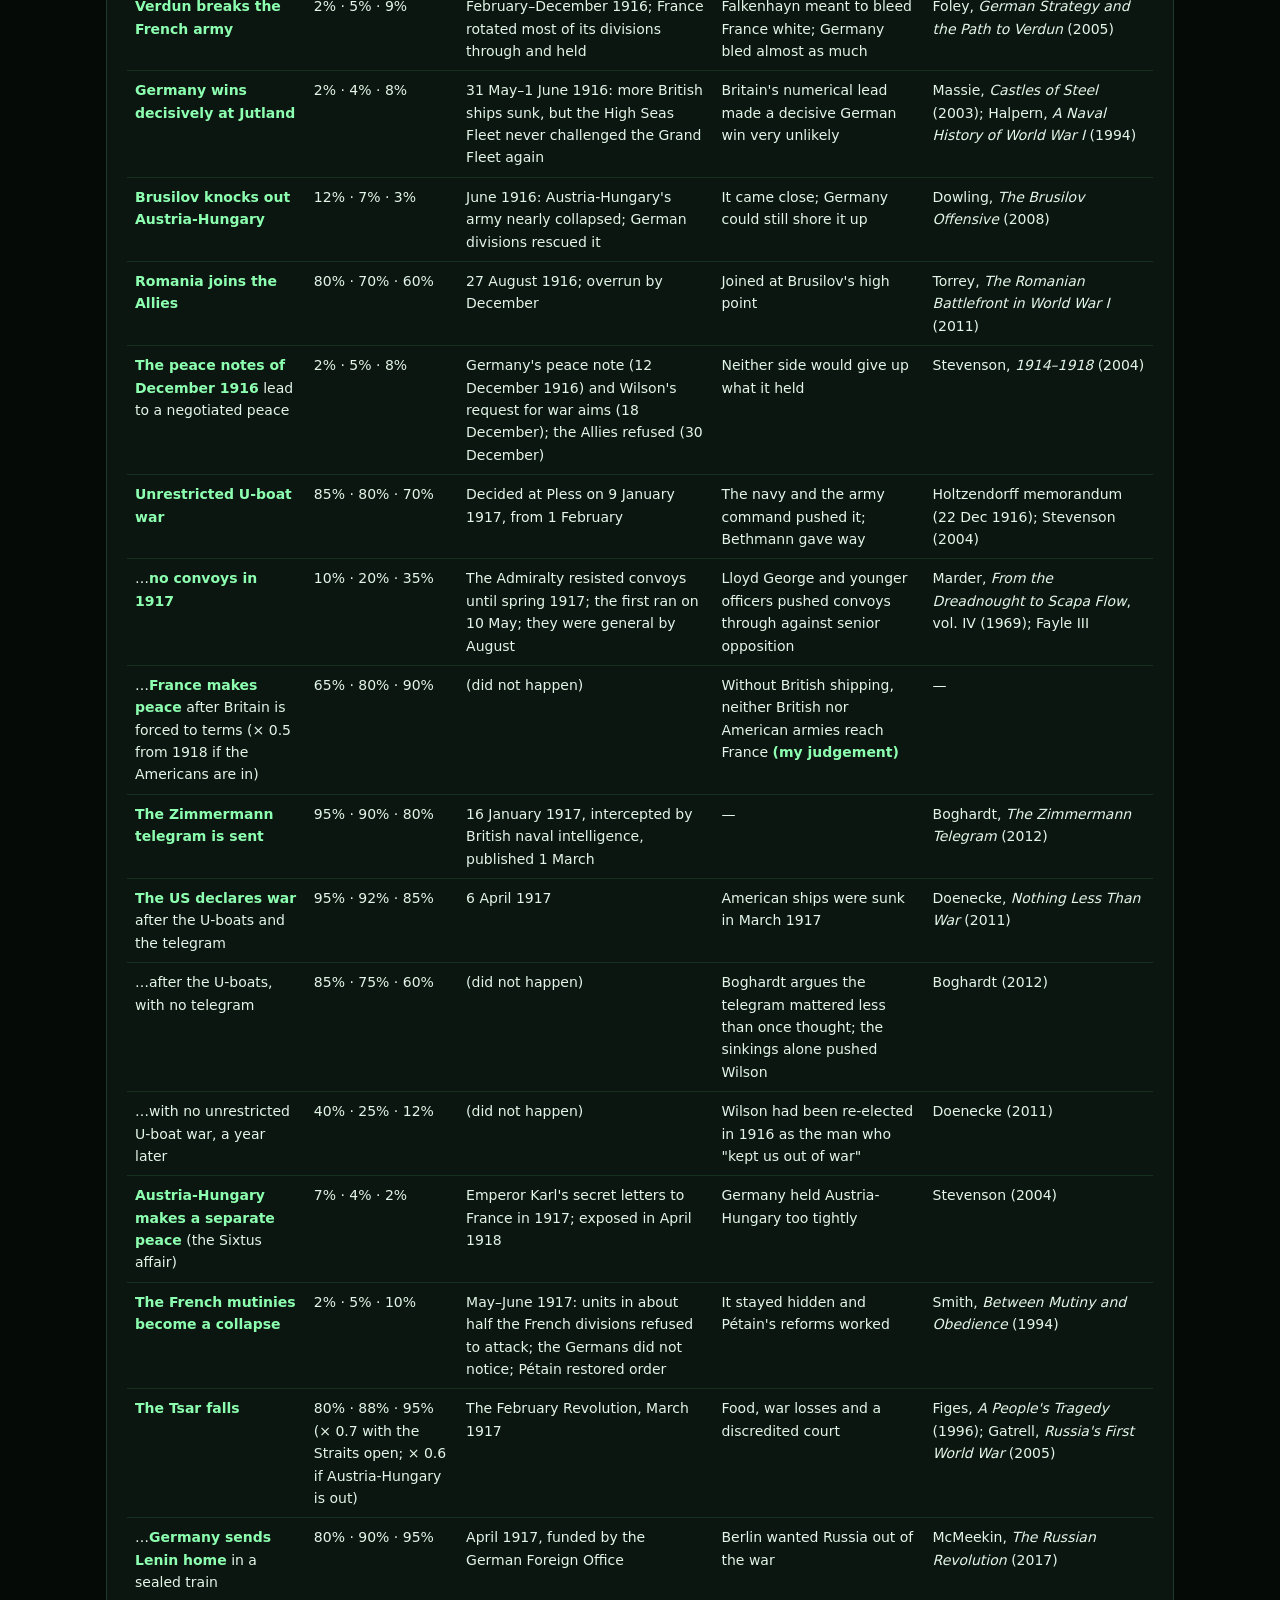
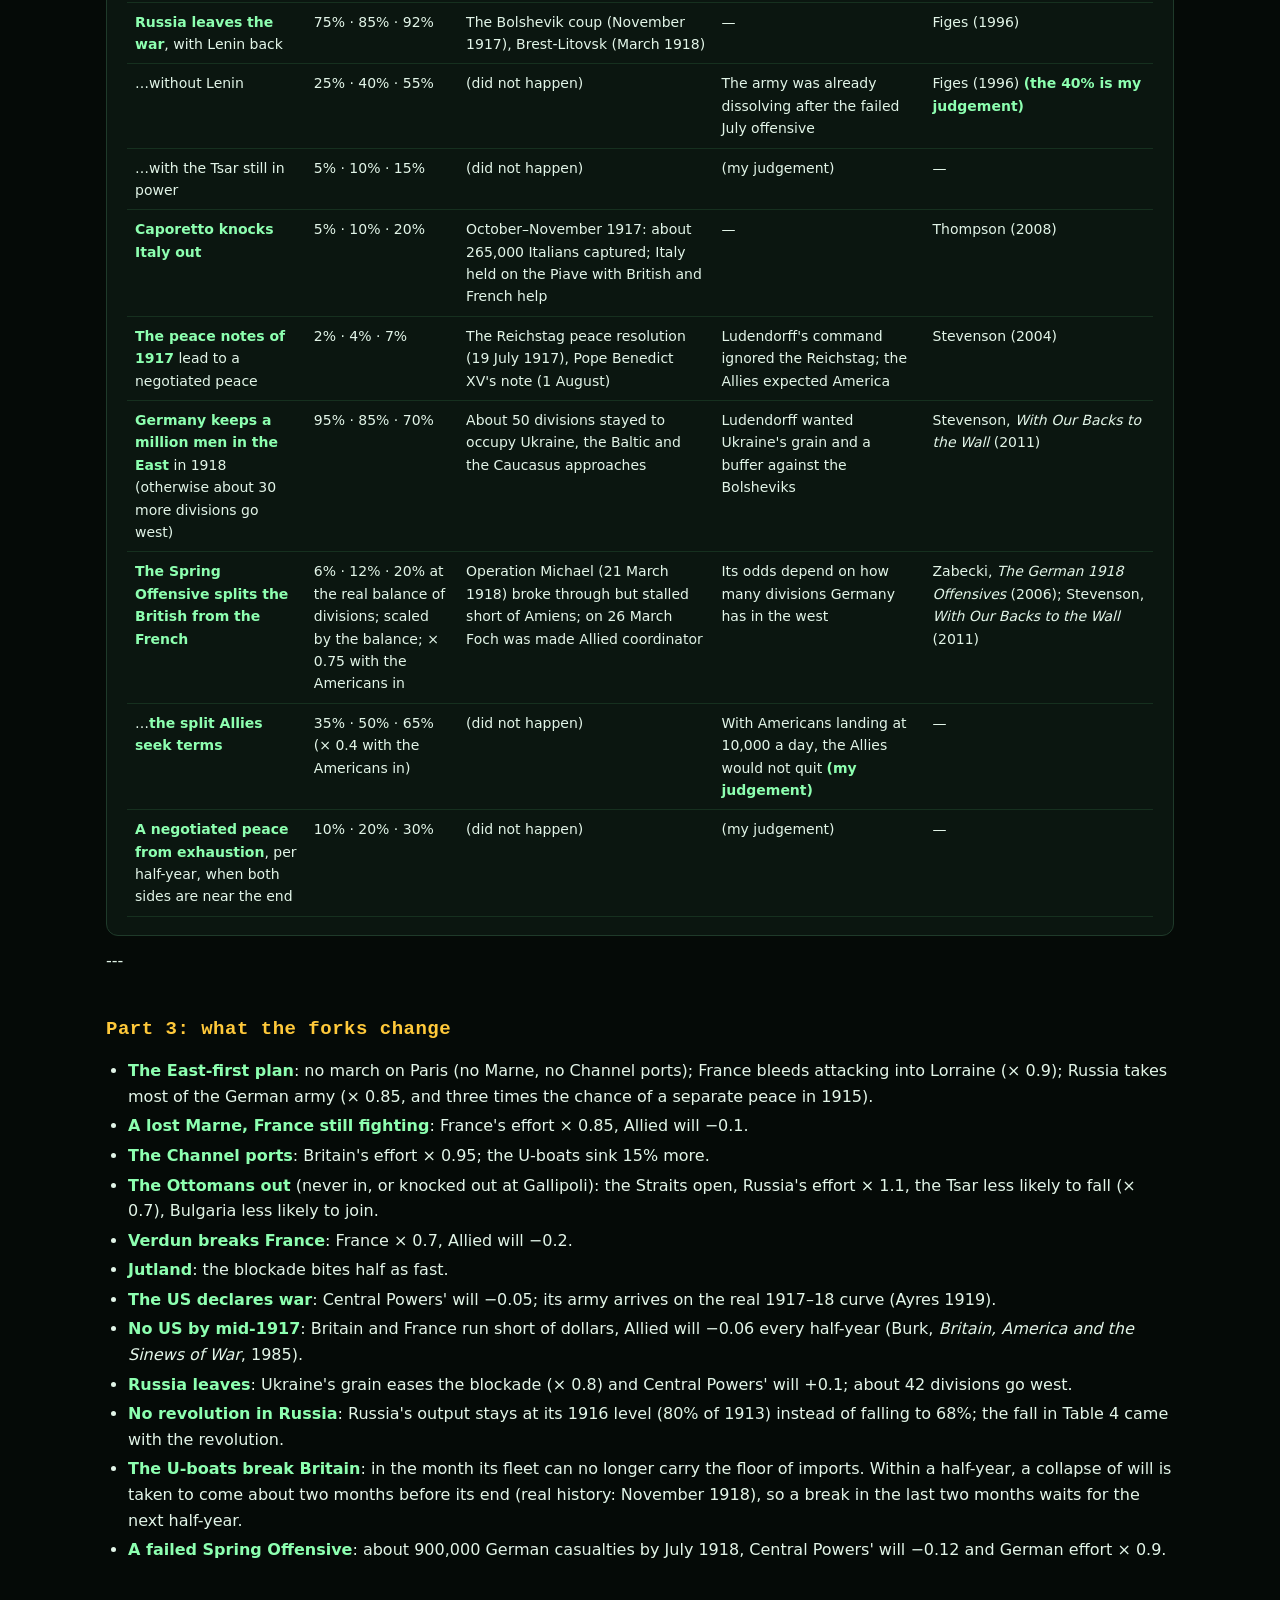
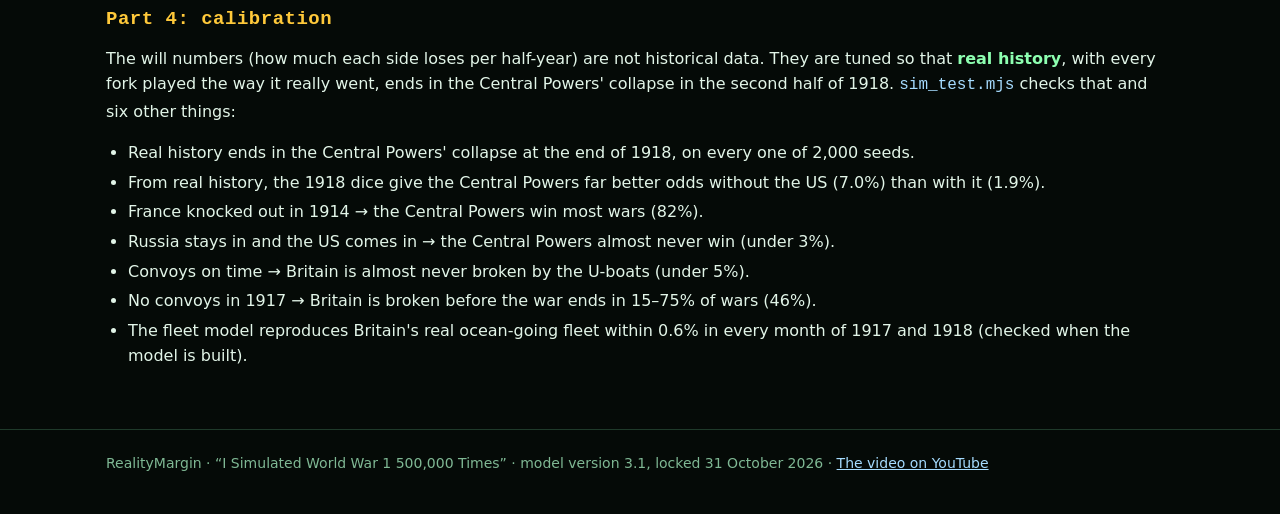
<file: sources.html>
<!doctype html>
<html lang="en"><head><meta charset="utf-8"><meta name="viewport" content="width=device-width, initial-scale=1"><title>Reasons and sources · WW1 Simulator · RealityMargin</title><meta name="theme-color" content="#050a07"><link rel="icon" href="data:image/svg+xml,%3Csvg xmlns='http://www.w3.org/2000/svg' viewBox='0 0 32 32'%3E%3Crect width='32' height='32' rx='6' fill='%23050a07'/%3E%3Cpath d='M6 22h20M10 22V12M16 22V7M22 22v-6' stroke='%238dffb0' stroke-width='3' stroke-linecap='round'/%3E%3C/svg%3E"><link rel="stylesheet" href="site.css"></head><body>
<header class="nav"><div class="wrap navin"><a class="brand" href="index.html"><span class="dot"></span>WW1.SIM</a><nav><a class="navbtn" href="index.html">Simulator</a><a class="navbtn" href="index.html#experiments">Experiments</a><a class="navbtn" href="odds.html">Odds table</a><a class="navbtn on" href="sources.html">Sources</a><a class="navbtn" href="code.html">The code</a><a class="navbtn yt" href="https://www.youtube.com/@realitymargin" target="_blank" rel="noopener">▶ YouTube</a></nav></div></header>
<main class="wrap doc"><section class="hero" style="padding-bottom:0"><p class="kicker">REALITYMARGIN · WW1 SIMULATOR</p><h1>Reasons and sources</h1><p class="lead">Why every odd is what it is, the data behind the war effort, the U-boats and the Americans, and the sources: Broadberry & Harrison (2005), Fayle (1924), Ayres (1919) and the histories of each turning point.</p><div class="row"><a class="btn primary" href="index.html#sim">▶ Open the simulator</a></div></section>
<p>Model version 3.1 (31 October 2026), <code>sim.mjs</code>. Each odd has three columns: <b>against the Central Powers · middle · for the Central Powers</b>. The video uses the middle column. Every number here is a judgement unless it is marked <b>DATA</b>. Where a judgement rests on a historian's argument, the argument is named. Where I could not find an argument for a number, it says <b>(my judgement)</b>.</p>
<p>Every war starts on 28 July 1914, with the war already declared. Whether the July Crisis could have ended without a war is a different question, and this model does not ask it.</p>
<p>---</p>
<h2>Part 1: the data that carries the war between the turning points</h2>
<p>The WW2 simulation's viewers said the model was "a spinwheel, not data". So in this model, what happens <i>between</i> the turning points comes from real economic and military figures.</p>
<p><b>Each power's war effort, each year</b> = its 1913 output × its output in that war year, as a share of 1913 × the share of output its government spent × its army's effectiveness.</p>
<div class="tablewrap card"><table><thead><tr><th>Input</th><th>Value</th><th>Source</th></tr></thead><tbody><tr><td>1913 GDP, billion international dollars of 1990</td><td>UK 226.4 · France 138.7 · Russia 257.7 · Italy 91.3 · USA 511.6 · Romania 11.7 · Serbia and Montenegro 7.2 · Germany 244.3 · Austria-Hungary 100.5 · Ottoman Empire 25.3 · Bulgaria 7.4</td><td><b>DATA.</b> Broadberry &amp; Harrison, <i>The Economics of World War I</i> (2005), overview chapter, Tables 1 and 2</td></tr><tr><td>Wartime output, % of 1913 (1914 to 1918)</td><td>UK 92 · 95 · 108 · 105 · 115. USA 101 · 109 · 112 · 113 · 113. Germany 85 · 81 · 82 · 82 · 82. Austria-Hungary 84 · 77 · 77 · 75 · 73. Russia 95 · 96 · 80 · 68 · (68). France 93 · 91 · 96 · 81 · 64</td><td><b>DATA.</b> Same source, Table 4 (from Maddison 1995; Russia from Gatrell). Italy is not in the table: the authors say its economy "kept going and did not collapse", so 100. The Ottoman Empire's output fell 30–40% by 1918 (same chapter), so 95 · 90 · 80 · 70 · 65. Bulgaria, Romania, Serbia: flat 90 <b>(my judgement)</b></td></tr><tr><td>Government spending, % of GDP (1914 to 1918)</td><td>UK 24 · 52 · 64 · 61 · 49. France 22 · 46 · 47 · 50 · 54. Germany 24 · 44 · 50 · 59 · 50. USA at war: 16.6 (its 1918 level)</td><td><b>DATA.</b> Same source, Table 5. Russia and Italy use France's series and Austria-Hungary uses Germany's × 0.85, because the table has no figures for them; the smaller powers and the Ottomans use 30 <b>(my judgement)</b></td></tr><tr><td>Army effectiveness per unit of effort</td><td>Germany 1.3 · Austria-Hungary 0.8 · Ottomans 0.9 · Bulgaria 0.9 · Britain 1.0 · France 1.0 · Russia 0.6 · Italy 0.7 · USA 0.85 · Romania 0.5 · Serbia 0.8</td><td>Judgement anchored on the war's own result: the Allies had about twice the Central Powers' output (great powers only, Broadberry &amp; Harrison Table 3), yet lost <b>5.4 million</b> soldiers to the Central Powers' <b>4.0 million</b> (Urlanis 1971, in the same chapter, Table 9)</td></tr><tr><td>Britain's land share</td><td>0.7</td><td>Part of Britain's war spending went to the Royal Navy and to garrisons around the Empire <b>(my judgement)</b></td></tr><tr><td>The Ottoman fronts</td><td>Britain's land effort × 0.85 and Russia's × 0.9 while the Ottomans fight</td><td>About 500,000 British Empire troops were committed against the Ottoman Empire by 1918, and Russia fought in the Caucasus (Rogan, <i>The Fall of the Ottomans</i>, 2015). The exact shares are <b>my judgement</b></td></tr><tr><td>America's army arriving</td><td>the half-year's average share of the 2,084,000 Americans who reached France, by months after the declaration: 0 · 1% (3 months) · 9.3% (9) · 16% (12) · 48% (15) · 96% (19) · 100% (20)</td><td><b>DATA.</b> Ayres, <i>The War with Germany: A Statistical Summary</i> (US War Department, 1919): 194,000 sailed by the end of 1917; 1,000,000 by 1 July 1918; more than 306,000 in July 1918 alone; the second million by the end of October. On 1 April 1918 the Germans had 324,000 more riflemen on the Western Front; American arrivals erased that by June</td></tr><tr><td>The blockade</td><td>extra loss of German will each half-year Britain holds the sea, growing to a ceiling</td><td>Calibrated (see Part 4). Context: about <b>424,000–474,000</b> German civilians died of hunger and disease linked to the blockade; daily rations fell to around 1,000 calories in the "turnip winter" of 1916–17 (Wikipedia, <i>History of Germany during World War I</i>, citing the German Reich Health Office)</td></tr><tr><td>The U-boat war</td><td>world tonnage lost to enemy action, thousand gross tons. 1917 (Feb–Dec): <b>540 · 594 · 881 · 597 · 688 · 558 · 512 · 352 · 459 · 289 · 399</b>. 1918 (Jan–Nov): 307 · 319 · 343 · 279 · 296 · 256 · 261 · 284 · 188 · 119 · 18</td><td><b>DATA.</b> Fayle, <i>Seaborne Trade</i>, vol. III (1924), Table I(a), "Gross tonnage of merchant shipping lost through enemy action". April 1917: 881,027 tons, the worst month of the war</td></tr><tr><td>Germany's U-boat bet</td><td>600,000 tons a month for five months would force Britain to seek peace</td><td><b>DATA.</b> Admiral von Holtzendorff's memorandum, 22 December 1916 (German History in Documents and Images, doc. 811). Approved at Pless, 9 January 1917</td></tr><tr><td>Britain's ocean-going fleet</td><td>16,591,000 gross tons on 31 January 1917; 14,547,000 a year later</td><td><b>DATA.</b> Fayle III, Table V(a), month by month for 1917 and 1918</td></tr><tr><td>How the U-boats wear the fleet down</td><td>each month: half of the world's loss comes off Britain's ocean-going fleet; new ships and requisitioned neutrals add 84,000 tons a month in 1917 and 115,000 in 1918</td><td>Fitted to Table V(a): the model then reproduces Britain's real fleet <b>within 0.6% in every month</b> of 1917 and 1918</td></tr><tr><td>Without convoys</td><td>from August 1917 the monthly loss stays at the February–July 1917 average (643,000 tons) and grows 2% a month as more U-boats come into service, up to 800,000</td><td>The average is <b>DATA</b> (Fayle Table I(a)); the growth is <b>my judgement</b>, anchored on the U-boat fleet growing through 1917</td></tr><tr><td>What the fleet can carry</td><td>2.2 tons of imports a year per gross ton of ocean-going fleet</td><td><b>DATA</b>, derived: 34,000,000 tons imported in 1917 on about 15.4 million tons of ships (Fayle III)</td></tr><tr><td><b>Britain's floor</b> (the imports it cannot go below)</td><td><b>22 · 25 · 27 million tons a year</b> (against · middle · for the Central Powers), drawn ±10% in each war</td><td>The judgement the headline leans on most. 1913: about 54 million tons imported. 1917: 34 million, of which food, munitions and ore were 26 million, leaving 8 million for everything else (36 million before the war). The Ministry of Shipping expected only 28 million in 1918 (Fayle III). The 27 column: Britain cannot go below its 1917 essentials (and Jellicoe told the American Admiral Sims on 10 April 1917 that it was impossible to go on if losses like April's continued; Sims, <i>The Victory at Sea</i>, 1920). The 22 column: Britain could cut deeper, with rationing (1918) and the plough-up campaign. Fayle on the German gamble: the hope "was not altogether unreasonable"</td></tr><tr><td>U-boat luck</td><td>each war's sinkings × a factor from 0.85 to 1.15; × 1.15 if Germany holds the Channel ports</td><td><b>My judgement</b></td></tr><tr><td>The Western Front, March 1918</td><td>192 German divisions against about 180 British and French; Germany has 150 in the west while Russia is still fighting, plus about 42 brought from the east and Italy</td><td><b>DATA</b>: Wikipedia, <i>German spring offensive</i> (192 vs about 180); a contemporary British count gave 28 divisions from the east and 6 from Italy by mid-February (Wylly). About 50 divisions, a million men, stayed in the East through 1918 to hold Ukraine and the Baltic. The split 150 + 42 is a simplification</td></tr></tbody></table></div>
<p>---</p>
<h2>Part 2: the turning points, in the order they come</h2>
<div class="tablewrap card"><table><thead><tr><th>Fork</th><th>Against · Middle · For</th><th>What happened</th><th>Why these odds</th><th>Sources</th></tr></thead><tbody><tr><td><b>The East-first plan</b> (attack Russia, defend in the west, leave Belgium alone)</td><td>2% · 5% · 10%</td><td>Germany scrapped its only alternative to the western plan in April 1913. On 1 August 1914 the Kaiser asked to turn the army east, and Moltke said a deployment of a million men "cannot be improvised"</td><td>The plan existed and the Kaiser wanted it, but the railways and timetables were built for the west, and the general staff believed France had to be beaten first</td><td>Mombauer, <i>Helmuth von Moltke and the Origins of the First World War</i> (2001); Zuber, <i>Inventing the Schlieffen Plan</i> (2002); Tuchman, <i>The Guns of August</i> (1962) for Moltke's reply</td></tr><tr><td><b>Britain stays out</b> although Belgium is invaded</td><td>2% · 5% · 10%</td><td>Britain declared war on 4 August after Germany refused to leave Belgium. Only two cabinet ministers resigned (Morley, Burns)</td><td>Once Belgium was invaded, the Liberal cabinet held together and Parliament backed war</td><td>Clark, <i>The Sleepwalkers</i> (2012); Ferguson, <i>The Pity of War</i> (1998) argues Britain could and should have stayed out</td></tr><tr><td>…<b>Britain stays out at first</b> if Belgium is NOT invaded</td><td>35% · 50% · 65%</td><td>(did not happen)</td><td>Before Belgium, much of the cabinet opposed war, but Grey had already promised on 2 August that the Royal Navy would protect France's Channel coast</td><td>Clark (2012); Otte, <i>July Crisis</i> (2014)</td></tr><tr><td>…a neutral Britain comes in later, per half-year</td><td>20% · 15% · 10%</td><td>(did not happen)</td><td>Britain would not let Germany dominate the Continent for long <b>(my judgement)</b></td><td>—</td></tr><tr><td><b>Russia wins in East Prussia</b> (no Tannenberg)</td><td>35% · 25% · 15%</td><td>Samsonov's army was destroyed at Tannenberg (26–30 August 1914); the two Russian armies did not coordinate and sent radio orders uncoded</td><td>The Russians outnumbered the Germans in East Prussia; their defeat came from command failures that were not certain</td><td>Showalter, <i>Tannenberg: Clash of Empires</i> (1991); Stone, <i>The Eastern Front 1914–1917</i> (1975)</td></tr><tr><td><b>Germany wins the Marne</b></td><td>5% · 10% · 18% (× 1.6 without the British)</td><td>The German right wing stopped and pulled back (5–12 September 1914)</td><td>Herwig argues the German armies were exhausted and out-supplied by then; a gap opened between the 1st and 2nd armies</td><td>Herwig, <i>The Marne, 1914</i> (2009); Strachan, <i>The First World War</i>, vol. 1 (2001)</td></tr><tr><td>…<b>France makes peace in 1914</b></td><td>25% · 40% · 55%</td><td>(did not happen)</td><td>France had moved its government to Bordeaux on 2 September 1914 and still had its army; losing a battle near Paris does not mean surrender</td><td>Doughty, <i>Pyrrhic Victory</i> (2005); <b>(the 40% is my judgement)</b></td></tr><tr><td>…Britain and Russia then make peace within the year</td><td>60% · 75% · 85%</td><td>(did not happen)</td><td>Without France there is no Western Front for Britain's army <b>(my judgement)</b></td><td>—</td></tr><tr><td><b>Germany takes the Channel ports</b></td><td>5% · 10% · 15%</td><td>At First Ypres (October–November 1914) the BEF nearly broke but held</td><td>The BEF was almost destroyed as a force; the ports were the prize</td><td>Beckett, <i>Ypres: The First Battle, 1914</i> (2004)</td></tr><tr><td><b>The Ottomans join the Central Powers</b></td><td>55% · 70% · 85%</td><td>Secret alliance on 2 August 1914; the German cruisers Goeben and Breslau reached Constantinople; Enver's fleet raid of 29 October 1914 forced war</td><td>The government was split; the cruisers and Enver tipped it</td><td>Aksakal, <i>The Ottoman Road to War in 1914</i> (2008); McMeekin, <i>The Ottoman Endgame</i> (2015)</td></tr><tr><td><b>Italy joins the Central Powers</b></td><td>1% · 3% · 6%</td><td>Italy declared neutrality (3 August 1914): the Triple Alliance was defensive and Austria had attacked</td><td>Italy wanted Austrian lands, not French ones</td><td>Thompson, <i>The White War</i> (2008)</td></tr><tr><td>…otherwise Italy joins the Allies</td><td>85% · 75% · 65%</td><td>Treaty of London, 26 April 1915; war on Austria-Hungary, 23 May 1915</td><td>The Allies could offer Austrian territory</td><td>Thompson (2008)</td></tr><tr><td><b>The Allies force the Dardanelles</b></td><td>25% · 15% · 8%</td><td>The naval attack of 18 March 1915 stopped after three battleships were sunk by mines; the landings failed by January 1916</td><td>Some argue the forts were short of shells, which is disputed</td><td>Travers, <i>Gallipoli 1915</i> (2001); Erickson, <i>Gallipoli: The Ottoman Campaign</i> (2010)</td></tr><tr><td><b>Russia makes a separate peace in 1915</b></td><td>2% · 5% · 10% (× 3 under the East-first plan)</td><td>The Great Retreat lost Poland; the Tsar refused peace feelers</td><td>The Tsar's commitment to his allies held</td><td>Stone (1975)</td></tr><tr><td><b>Bulgaria joins</b></td><td>55% · 70% · 80% (× 0.3 if the Ottomans are out)</td><td>14 October 1915, after Gallipoli stalled and Russia's retreat; Serbia overrun</td><td>Bulgaria joined the side that looked like winning</td><td>Hall, <i>Bulgaria's Road to the First World War</i> (1996)</td></tr><tr><td><b>Verdun breaks the French army</b></td><td>2% · 5% · 9%</td><td>February–December 1916; France rotated most of its divisions through and held</td><td>Falkenhayn meant to bleed France white; Germany bled almost as much</td><td>Foley, <i>German Strategy and the Path to Verdun</i> (2005)</td></tr><tr><td><b>Germany wins decisively at Jutland</b></td><td>2% · 4% · 8%</td><td>31 May–1 June 1916: more British ships sunk, but the High Seas Fleet never challenged the Grand Fleet again</td><td>Britain's numerical lead made a decisive German win very unlikely</td><td>Massie, <i>Castles of Steel</i> (2003); Halpern, <i>A Naval History of World War I</i> (1994)</td></tr><tr><td><b>Brusilov knocks out Austria-Hungary</b></td><td>12% · 7% · 3%</td><td>June 1916: Austria-Hungary's army nearly collapsed; German divisions rescued it</td><td>It came close; Germany could still shore it up</td><td>Dowling, <i>The Brusilov Offensive</i> (2008)</td></tr><tr><td><b>Romania joins the Allies</b></td><td>80% · 70% · 60%</td><td>27 August 1916; overrun by December</td><td>Joined at Brusilov's high point</td><td>Torrey, <i>The Romanian Battlefront in World War I</i> (2011)</td></tr><tr><td><b>The peace notes of December 1916</b> lead to a negotiated peace</td><td>2% · 5% · 8%</td><td>Germany's peace note (12 December 1916) and Wilson's request for war aims (18 December); the Allies refused (30 December)</td><td>Neither side would give up what it held</td><td>Stevenson, <i>1914–1918</i> (2004)</td></tr><tr><td><b>Unrestricted U-boat war</b></td><td>85% · 80% · 70%</td><td>Decided at Pless on 9 January 1917, from 1 February</td><td>The navy and the army command pushed it; Bethmann gave way</td><td>Holtzendorff memorandum (22 Dec 1916); Stevenson (2004)</td></tr><tr><td>…<b>no convoys in 1917</b></td><td>10% · 20% · 35%</td><td>The Admiralty resisted convoys until spring 1917; the first ran on 10 May; they were general by August</td><td>Lloyd George and younger officers pushed convoys through against senior opposition</td><td>Marder, <i>From the Dreadnought to Scapa Flow</i>, vol. IV (1969); Fayle III</td></tr><tr><td>…<b>France makes peace</b> after Britain is forced to terms (× 0.5 from 1918 if the Americans are in)</td><td>65% · 80% · 90%</td><td>(did not happen)</td><td>Without British shipping, neither British nor American armies reach France <b>(my judgement)</b></td><td>—</td></tr><tr><td><b>The Zimmermann telegram is sent</b></td><td>95% · 90% · 80%</td><td>16 January 1917, intercepted by British naval intelligence, published 1 March</td><td>—</td><td>Boghardt, <i>The Zimmermann Telegram</i> (2012)</td></tr><tr><td><b>The US declares war</b> after the U-boats and the telegram</td><td>95% · 92% · 85%</td><td>6 April 1917</td><td>American ships were sunk in March 1917</td><td>Doenecke, <i>Nothing Less Than War</i> (2011)</td></tr><tr><td>…after the U-boats, with no telegram</td><td>85% · 75% · 60%</td><td>(did not happen)</td><td>Boghardt argues the telegram mattered less than once thought; the sinkings alone pushed Wilson</td><td>Boghardt (2012)</td></tr><tr><td>…with no unrestricted U-boat war, a year later</td><td>40% · 25% · 12%</td><td>(did not happen)</td><td>Wilson had been re-elected in 1916 as the man who "kept us out of war"</td><td>Doenecke (2011)</td></tr><tr><td><b>Austria-Hungary makes a separate peace</b> (the Sixtus affair)</td><td>7% · 4% · 2%</td><td>Emperor Karl's secret letters to France in 1917; exposed in April 1918</td><td>Germany held Austria-Hungary too tightly</td><td>Stevenson (2004)</td></tr><tr><td><b>The French mutinies become a collapse</b></td><td>2% · 5% · 10%</td><td>May–June 1917: units in about half the French divisions refused to attack; the Germans did not notice; Pétain restored order</td><td>It stayed hidden and Pétain's reforms worked</td><td>Smith, <i>Between Mutiny and Obedience</i> (1994)</td></tr><tr><td><b>The Tsar falls</b></td><td>80% · 88% · 95% (× 0.7 with the Straits open; × 0.6 if Austria-Hungary is out)</td><td>The February Revolution, March 1917</td><td>Food, war losses and a discredited court</td><td>Figes, <i>A People's Tragedy</i> (1996); Gatrell, <i>Russia's First World War</i> (2005)</td></tr><tr><td>…<b>Germany sends Lenin home</b> in a sealed train</td><td>80% · 90% · 95%</td><td>April 1917, funded by the German Foreign Office</td><td>Berlin wanted Russia out of the war</td><td>McMeekin, <i>The Russian Revolution</i> (2017)</td></tr><tr><td><b>Russia leaves the war</b>, with Lenin back</td><td>75% · 85% · 92%</td><td>The Bolshevik coup (November 1917), Brest-Litovsk (March 1918)</td><td>—</td><td>Figes (1996)</td></tr><tr><td>…without Lenin</td><td>25% · 40% · 55%</td><td>(did not happen)</td><td>The army was already dissolving after the failed July offensive</td><td>Figes (1996) <b>(the 40% is my judgement)</b></td></tr><tr><td>…with the Tsar still in power</td><td>5% · 10% · 15%</td><td>(did not happen)</td><td>(my judgement)</td><td>—</td></tr><tr><td><b>Caporetto knocks Italy out</b></td><td>5% · 10% · 20%</td><td>October–November 1917: about 265,000 Italians captured; Italy held on the Piave with British and French help</td><td>—</td><td>Thompson (2008)</td></tr><tr><td><b>The peace notes of 1917</b> lead to a negotiated peace</td><td>2% · 4% · 7%</td><td>The Reichstag peace resolution (19 July 1917), Pope Benedict XV's note (1 August)</td><td>Ludendorff's command ignored the Reichstag; the Allies expected America</td><td>Stevenson (2004)</td></tr><tr><td><b>Germany keeps a million men in the East</b> in 1918 (otherwise about 30 more divisions go west)</td><td>95% · 85% · 70%</td><td>About 50 divisions stayed to occupy Ukraine, the Baltic and the Caucasus approaches</td><td>Ludendorff wanted Ukraine's grain and a buffer against the Bolsheviks</td><td>Stevenson, <i>With Our Backs to the Wall</i> (2011)</td></tr><tr><td><b>The Spring Offensive splits the British from the French</b></td><td>6% · 12% · 20% at the real balance of divisions; scaled by the balance; × 0.75 with the Americans in</td><td>Operation Michael (21 March 1918) broke through but stalled short of Amiens; on 26 March Foch was made Allied coordinator</td><td>Its odds depend on how many divisions Germany has in the west</td><td>Zabecki, <i>The German 1918 Offensives</i> (2006); Stevenson, <i>With Our Backs to the Wall</i> (2011)</td></tr><tr><td>…<b>the split Allies seek terms</b></td><td>35% · 50% · 65% (× 0.4 with the Americans in)</td><td>(did not happen)</td><td>With Americans landing at 10,000 a day, the Allies would not quit <b>(my judgement)</b></td><td>—</td></tr><tr><td><b>A negotiated peace from exhaustion</b>, per half-year, when both sides are near the end</td><td>10% · 20% · 30%</td><td>(did not happen)</td><td>(my judgement)</td><td>—</td></tr></tbody></table></div>
<p>---</p>
<h2>Part 3: what the forks change</h2>
<ul><li><b>The East-first plan</b>: no march on Paris (no Marne, no Channel ports); France bleeds attacking into Lorraine (× 0.9); Russia takes most of the German army (× 0.85, and three times the chance of a separate peace in 1915).</li><li><b>A lost Marne, France still fighting</b>: France's effort × 0.85, Allied will −0.1.</li><li><b>The Channel ports</b>: Britain's effort × 0.95; the U-boats sink 15% more.</li><li><b>The Ottomans out</b> (never in, or knocked out at Gallipoli): the Straits open, Russia's effort × 1.1, the Tsar less likely to fall (× 0.7), Bulgaria less likely to join.</li><li><b>Verdun breaks France</b>: France × 0.7, Allied will −0.2.</li><li><b>Jutland</b>: the blockade bites half as fast.</li><li><b>The US declares war</b>: Central Powers' will −0.05; its army arrives on the real 1917–18 curve (Ayres 1919).</li><li><b>No US by mid-1917</b>: Britain and France run short of dollars, Allied will −0.06 every half-year (Burk, <i>Britain, America and the Sinews of War</i>, 1985).</li><li><b>Russia leaves</b>: Ukraine's grain eases the blockade (× 0.8) and Central Powers' will +0.1; about 42 divisions go west.</li><li><b>No revolution in Russia</b>: Russia's output stays at its 1916 level (80% of 1913) instead of falling to 68%; the fall in Table 4 came with the revolution.</li><li><b>The U-boats break Britain</b>: in the month its fleet can no longer carry the floor of imports. Within a half-year, a collapse of will is taken to come about two months before its end (real history: November 1918), so a break in the last two months waits for the next half-year.</li><li><b>A failed Spring Offensive</b>: about 900,000 German casualties by July 1918, Central Powers' will −0.12 and German effort × 0.9.</li></ul>
<h2>Part 4: calibration</h2>
<p>The will numbers (how much each side loses per half-year) are not historical data. They are tuned so that <b>real history</b>, with every fork played the way it really went, ends in the Central Powers' collapse in the second half of 1918. <code>sim_test.mjs</code> checks that and six other things:</p>
<ul><li>Real history ends in the Central Powers' collapse at the end of 1918, on every one of 2,000 seeds.</li><li>From real history, the 1918 dice give the Central Powers far better odds without the US (7.0%) than with it (1.9%).</li><li>France knocked out in 1914 → the Central Powers win most wars (82%).</li><li>Russia stays in and the US comes in → the Central Powers almost never win (under 3%).</li><li>Convoys on time → Britain is almost never broken by the U-boats (under 5%).</li><li>No convoys in 1917 → Britain is broken before the war ends in 15–75% of wars (46%).</li><li>The fleet model reproduces Britain's real ocean-going fleet within 0.6% in every month of 1917 and 1918 (checked when the model is built).</li></ul></main>
<footer class="foot"><div class="wrap">RealityMargin · “I Simulated World War 1 500,000 Times” · model version 3.1, locked 31 October 2026 · <a href="https://www.youtube.com/@realitymargin" target="_blank" rel="noopener">The video on YouTube</a></div></footer>
<script data-goatcounter="https://realitymargin.goatcounter.com/count" async src="https://gc.zgo.at/count.js"></script>
</body></html>
</file>
<file: site.css>
/* Cold War Simulator — shared style for every page (simulator, odds table, sources, code) */
:root { --bg: #050a07; --bg2: #08110c; --panel: #0b1610; --panel2: #0f1f16; --line: #1f3a2a; --line2: #2c5a40; --green: #8dffb0; --green2: #16c60c; --muted: #7fb894; --amber: #ffc93a; --red: #ff6a52; --blue: #a6dcff; --text: #e2f5e8;
  --mono: Consolas, "SFMono-Regular", "Lucida Console", "Courier New", monospace; --sans: system-ui, -apple-system, "Segoe UI", Roboto, Arial, sans-serif; }
* { box-sizing: border-box; }
html { scroll-behavior: smooth; scroll-padding-top: 76px; }
html, body { margin: 0; background: var(--bg); color: var(--text); font: 16px/1.6 var(--sans); }
body { background-image: radial-gradient(1200px 500px at 50% -10%, rgba(22,198,12,.10), transparent 70%); }
a { color: var(--blue); } b { color: var(--green); font-weight: 650; } i { color: var(--text); }
.wrap { max-width: 1100px; margin: 0 auto; padding: 0 16px; }
/* the navigation bar */
.nav { position: sticky; top: 0; z-index: 20; background: rgba(5,10,7,.92); backdrop-filter: blur(8px); border-bottom: 1px solid var(--line); }
.navin { display: flex; align-items: center; justify-content: space-between; gap: 12px; min-height: 60px; flex-wrap: wrap; padding-top: 8px; padding-bottom: 8px; }
.brand { font: 700 18px/1 var(--mono); color: var(--green); text-decoration: none; letter-spacing: 1px; display: flex; align-items: center; gap: 8px; }
.brand .dot { width: 10px; height: 10px; border-radius: 50%; background: var(--green2); box-shadow: 0 0 10px var(--green2); }
nav { display: flex; gap: 6px; flex-wrap: wrap; }
.navbtn { color: var(--text); text-decoration: none; font-size: 14px; padding: 7px 12px; border-radius: 8px; border: 1px solid transparent; }
.navbtn:hover { border-color: var(--line2); background: var(--panel); } .navbtn.on { background: var(--panel2); border-color: var(--line2); color: var(--green); }
/* type */
h1 { font: 700 clamp(30px, 6vw, 52px)/1.1 var(--mono); color: var(--amber); margin: 6px 0 12px; letter-spacing: .5px; text-shadow: 0 0 18px rgba(255,201,58,.25); }
h2 { font: 700 21px/1.3 var(--mono); color: var(--amber); margin: 44px 0 14px; letter-spacing: .5px; display: flex; align-items: baseline; gap: 12px; flex-wrap: wrap; }
h3 { font: 700 16px/1.3 var(--mono); color: var(--green); margin: 20px 0 6px; }
.hint { font: 400 14px var(--sans); color: var(--muted); letter-spacing: 0; }
.kicker { font: 600 13px var(--mono); color: var(--green); letter-spacing: 2px; margin: 0; }
.lead { font-size: 18px; color: var(--text); max-width: 760px; margin: 0 0 22px; }
.muted { color: var(--muted); } p { margin: 8px 0; }
.hero { padding: 48px 0 8px; }
/* buttons */
.row { display: flex; flex-wrap: wrap; gap: 10px; align-items: center; }
.btn { font: 600 15px var(--sans); color: var(--text); background: var(--panel2); border: 1px solid var(--line2); border-radius: 9px; padding: 10px 16px; cursor: pointer; text-decoration: none; display: inline-flex; align-items: center; gap: 6px; line-height: 1.2; transition: border-color .15s, background .15s, transform .05s; }
.btn:hover:not(:disabled) { border-color: var(--green); background: #13281c; } .btn:active:not(:disabled) { transform: translateY(1px); }
.btn:focus-visible, .navbtn:focus-visible, select:focus-visible, input:focus-visible, .preset:focus-visible { outline: 2px solid var(--amber); outline-offset: 2px; }
.btn.primary { background: var(--green2); color: #03110a; border-color: var(--green2); } .btn.primary:hover:not(:disabled) { background: #22e016; border-color: #22e016; }
.btn.big { font-size: 17px; padding: 13px 22px; letter-spacing: .5px; }
.btn:disabled { opacity: .45; cursor: not-allowed; }
.tag { font: 600 13px var(--mono); background: var(--panel2); border: 1px solid var(--line2); border-radius: 6px; padding: 1px 7px; white-space: nowrap; }
/* cards and panels */
.card { background: var(--panel); border: 1px solid var(--line); border-radius: 12px; padding: 18px 20px; margin: 12px 0; }
.steps { counter-reset: s; list-style: none; padding: 0; margin: 0 0 12px; display: grid; grid-template-columns: repeat(auto-fit, minmax(230px, 1fr)); gap: 12px; }
.steps li { counter-increment: s; background: var(--panel); border: 1px solid var(--line); border-radius: 12px; padding: 14px 14px 14px 54px; position: relative; font-size: 15px; }
.steps li::before { content: counter(s); position: absolute; left: 14px; top: 13px; width: 28px; height: 28px; border-radius: 50%; background: var(--amber); color: #04110a; font: 700 15px var(--mono); display: grid; place-items: center; }
.cards { display: grid; grid-template-columns: repeat(3, 1fr); gap: 12px; }
@media (max-width: 860px) { .cards { grid-template-columns: 1fr; } }
.preset { text-align: left; font: inherit; color: var(--text); background: var(--panel); border: 1px solid var(--line); border-radius: 12px; padding: 14px 16px; cursor: pointer; transition: border-color .15s, background .15s; }
.preset:hover { border-color: var(--green); background: var(--panel2); } .preset.on { border-color: var(--amber); background: #1a1a0c; }
.preset .t { font: 700 16px var(--mono); color: var(--green); display: block; margin-bottom: 4px; } .preset.on .t { color: var(--amber); }
.preset .d { font-size: 15px; line-height: 1.45; color: var(--muted); display: block; } .preset .v { font: 600 14px var(--mono); color: var(--blue); display: block; margin-top: 8px; }
/* sliders */
.grid { display: grid; grid-template-columns: repeat(auto-fit, minmax(290px, 1fr)); gap: 18px 30px; }
.slider label { display: flex; justify-content: space-between; gap: 12px; color: var(--text); font-size: 15px; font-weight: 600; }
.slider label .val { font: 700 15px var(--mono); color: var(--blue); white-space: nowrap; }
.slider small { display: block; color: var(--muted); font-size: 14px; margin-top: 2px; }
input[type=range] { width: 100%; accent-color: var(--amber); margin: 8px 0 2px; height: 22px; cursor: pointer; }
/* controls */
.controls { display: grid; grid-template-columns: repeat(auto-fit, minmax(230px, 1fr)); gap: 12px; }
.controls label { display: flex; flex-direction: column; gap: 6px; font-size: 14px; color: var(--muted); font-weight: 600; }
select, input[type=number], input[type=search] { font: 15px var(--sans); color: var(--text); background: var(--panel2); border: 1px solid var(--line2); border-radius: 9px; padding: 10px 12px; }
input[type=search] { flex: 1 1 260px; min-width: 0; }
.status { margin: 14px 0 0; font: 600 15px var(--mono); color: var(--muted); }
.countline { margin: 6px 0 8px; } .counter { font: 700 clamp(24px, 4vw, 34px) var(--mono); color: var(--green); text-shadow: 0 0 12px rgba(141,255,176,.3); }
.bar { height: 10px; background: #10261a; border-radius: 6px; overflow: hidden; } .bar i { display: block; height: 100%; background: var(--green2); width: 0; transition: width .15s; }
.stack { display: flex; height: 24px; border-radius: 6px; overflow: hidden; background: #10261a; margin-top: 12px; } .stack i { display: block; height: 100%; }
.res { display: grid; grid-template-columns: 1fr auto auto auto; gap: 8px 18px; align-items: center; font-size: 15px; margin-top: 16px; }
.res .n, .res .d, .res .v { text-align: right; font-family: var(--mono); } .res .n { font-weight: 700; } .res .d { color: var(--muted); font-size: 14px; } .res .v { font-size: 14px; }
.res .h { color: var(--muted); font-size: 12px; text-align: right; text-transform: uppercase; letter-spacing: 1px; } .res .h:first-child { text-align: left; }
.res .sw { display: inline-block; width: 10px; height: 10px; border-radius: 2px; margin-right: 8px; vertical-align: middle; }
#where h3 { margin-top: 22px; } .where { display: grid; grid-template-columns: 1fr auto auto; gap: 6px 16px; font-size: 15px; } .where .n, .where .d { text-align: right; font-family: var(--mono); } .where .d { color: var(--muted); }
/* tables */
.tablewrap { overflow-x: auto; margin-top: 12px; }
table { width: 100%; border-collapse: collapse; font-size: 14px; } th, td { padding: 8px; border-bottom: 1px solid #16301f; text-align: left; vertical-align: top; }
th { color: var(--amber); font: 700 13px var(--mono); position: sticky; top: 0; background: var(--panel); } tr:hover td { background: #0e1d14; }
td input[type=number] { width: 96px; padding: 6px 8px; font-family: var(--mono); } td.y { color: var(--muted); white-space: nowrap; font-family: var(--mono); }
.changed { color: var(--amber) !important; border-color: var(--amber) !important; }
/* questions */
.faq details { background: var(--panel); border: 1px solid var(--line); border-radius: 12px; padding: 0 18px; margin: 8px 0; }
.faq summary { cursor: pointer; padding: 14px 0; font-weight: 650; color: var(--green); list-style: none; } .faq summary::before { content: "+ "; color: var(--amber); font-family: var(--mono); } .faq details[open] summary::before { content: "− "; }
.faq details p { margin: 0 0 14px; }
/* reading pages (odds, sources, code) */
.doc h1 { font-size: clamp(24px, 4.5vw, 36px); } .doc h2 { font-size: 19px; } .doc ul, .doc ol { padding-left: 22px; } .doc li { margin: 4px 0; }
.doc code { font-family: var(--mono); color: var(--blue); }
.code { background: #030805; border: 1px solid var(--line); border-radius: 12px; padding: 16px; overflow-x: auto; font: 13px/1.55 var(--mono); color: #cfe9d8; white-space: pre; tab-size: 2; }
.code .c { color: #6d9a7d; } .code .s { color: #ffd98a; } .code .k { color: #8dffb0; }
.toc { display: flex; flex-wrap: wrap; gap: 8px; margin: 10px 0 4px; }
.foot { border-top: 1px solid var(--line); margin-top: 60px; padding: 22px 0 40px; color: var(--muted); font-size: 14px; }
#toast { position: fixed; left: 50%; bottom: 24px; transform: translateX(-50%); background: var(--amber); color: #04110a; padding: 10px 18px; border-radius: 9px; font-weight: 700; opacity: 0; transition: opacity .2s; pointer-events: none; z-index: 30; }
@media (max-width: 600px) { .res { grid-template-columns: 1fr auto auto; } .res .v, .res .h.v { display: none; } .hero { padding-top: 28px; } .navbtn { padding: 6px 9px; font-size: 13px; } .btn.big { width: 100%; justify-content: center; } }
/* the answer after a run */
.headline { margin: 16px 0 4px; padding: 14px 16px; border: 1px solid var(--line2); border-radius: 10px; background: #071109; font-size: 18px; line-height: 1.5; }
.headline .big { font: 700 clamp(26px, 4.5vw, 36px) var(--mono); color: var(--blue); } .headline .red { font-family: var(--mono); color: var(--red); } .headline .cmp { margin-top: 4px; font-weight: 650; }
.headline .ok { color: var(--green); } .headline .bad { color: var(--red); }
.navbtn.yt { color: #ff8a7a; }
@media (max-width: 600px) { .nav { position: static; } html { scroll-padding-top: 12px; } nav { display: grid; grid-template-columns: repeat(3, 1fr); width: 100%; gap: 6px; } .navbtn { text-align: center; white-space: nowrap; border-color: var(--line); } .headline { font-size: 16px; } }
</file>
